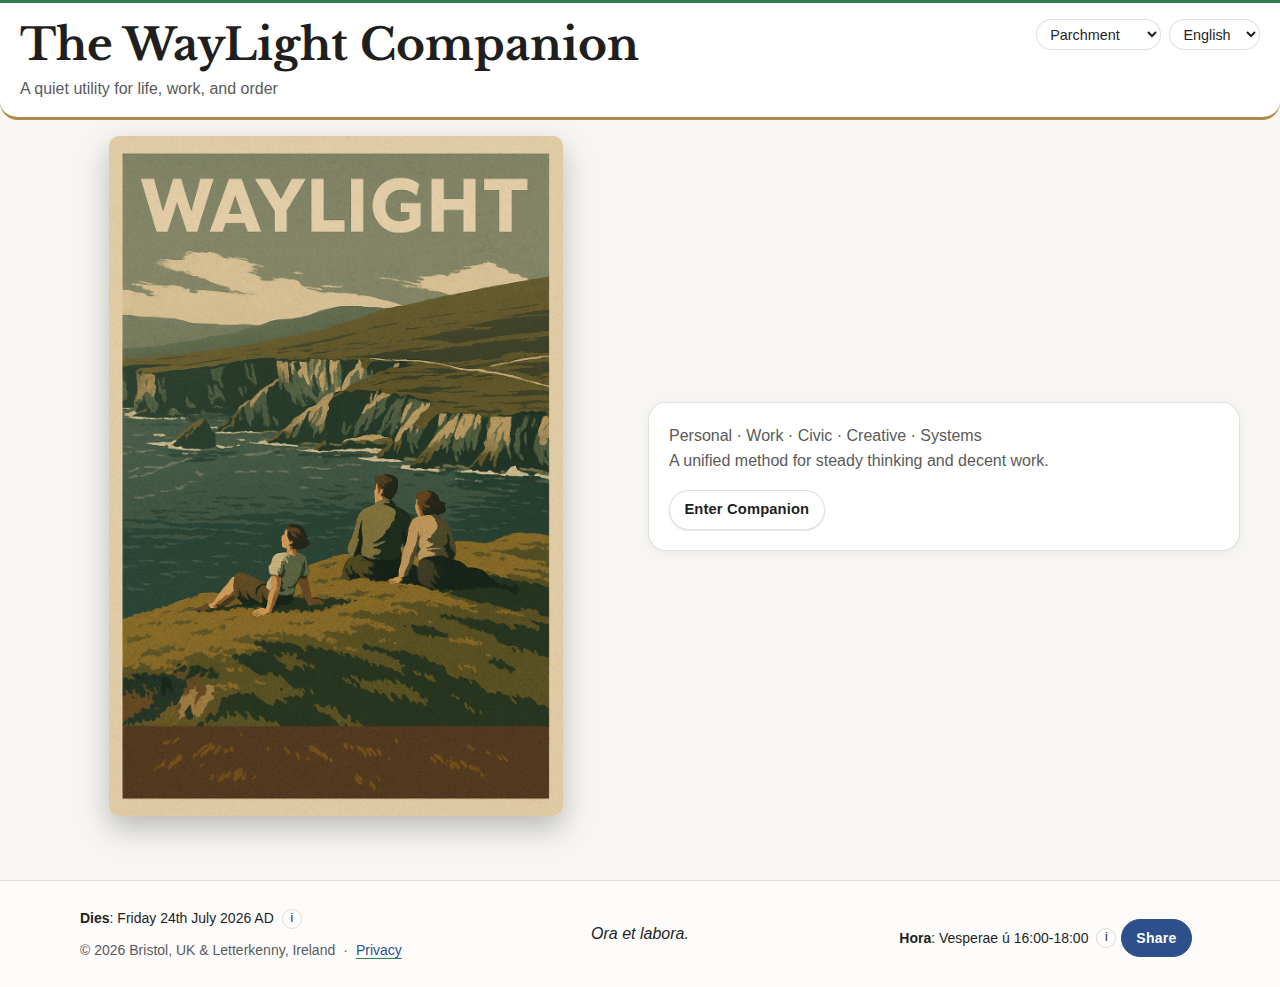
<file: index.html>
<!--JMJ-->
<!--
Ecc 3:1 (Gaeilge): "Tá a thráth féin ag gach rud, agus a am féin ag gach gnó faoin spéir."
Ár nAthair atá ar neamh, go naofar d’ainm...
Sé do bheatha, a Mhuire, atá lán de ghrásta...
-->

<!DOCTYPE html>
<html lang="en">
<head>
  <meta charset="UTF-8" />
  <meta name="viewport" content="width=device-width, initial-scale=1.0" />
  <title>The WayLight Companion</title>
    <link rel="stylesheet" href="assets/css/wl-core.css" />
  <link rel="stylesheet" href="assets/css/site-theme.css" />
  <link rel="stylesheet" href="assets/wlc.css" />

  <!-- Utility-era fonts -->
  <link
    href="https://fonts.googleapis.com/css2?family=Libre+Baskerville:wght@400;700&family=Source+Sans+3:wght@400;600&display=swap"
    rel="stylesheet"
  />
  <link rel="icon" href="assets/img/irish-cross.svg" type="image/svg+xml" />
  <link rel="apple-touch-icon" href="assets/img/irish-cross.svg" />
  <link rel="stylesheet" href="assets/liturgy/liturgy-accent.css">
  <script defer src="assets/liturgy/liturgy-accent.js"></script>
</head>

<body class="waylight-utility" data-theme="parchment">

  <!-- HEADER (matches console header style) -->
  <header class="pt-shell-header pt-home-header">
    <div class="pt-shell-title-block">
      <h1 class="pt-shell-title">The WayLight Companion</h1>
      <p class="pt-shell-subtitle">A quiet utility for life, work, and order</p>
    </div>

    <div class="pt-shell-status" aria-label="Settings">
      <label class="sr-only" for="themeToggle">Theme</label>
      <select id="themeToggle" class="pt-status-pill" aria-label="Theme">
        <option value="atlantic">Atlantic Navy</option>
        <option value="deepsea">Deep Sea</option>
        <option value="seagreen">Sea Green</option>
        <option value="bottle">Bottle Green</option>
        <option value="parchment">Parchment</option>
      </select>

      <label class="sr-only" for="langToggle">Language</label>
      <select id="langToggle" class="pt-status-pill" aria-label="Language">
        <option value="en">English</option>
        <option value="ga">Gaeilge</option>
      </select>
    </div>
  </header>

  <!-- MAIN (fit-to-screen, poster centred, no giant scrolling) -->
  <main class="pt-home-stage" role="main">
    <section class="pt-home-split" aria-label="Welcome">

      <figure class="wl-hero" aria-label="WayLight poster">
        <!-- Put the image here: assets/img/waylight-poster.png -->
        <img class="wl-hero-image" src="assets/images/waylightireland.png" alt="WayLight vintage poster" />
      </figure>

      <section class="pt-home-section">
        <p class="pt-home-lead">
          Personal · Work · Civic · Creative · Systems
          <br />
          A unified method for steady thinking and decent work.
        </p>

        <button id="pt-enter-btn" class="pt-home-enter" type="button">
          Enter Companion
        </button>
      </section>

    </section>
  </main>

  <!-- ACCESS PANEL -->
  <div id="pt-lock" class="pt-lock-overlay hidden" aria-hidden="true">
    <div class="pt-lock-panel" role="dialog" aria-modal="true" aria-labelledby="pt-lock-title">
      <h2 id="pt-lock-title" class="pt-lock-title">Access Required</h2>
      <p class="pt-lock-text">Enter your access code to open the WayLight Companion.</p>

      <form id="pt-lock-form" class="pt-lock-form">
        <label for="pt-pass" class="pt-lock-label">Access code</label>
        <input id="pt-pass" class="pt-lock-input" type="password" autocomplete="off" />

        <p id="pt-lock-error" class="pt-lock-error" aria-live="polite"></p>

        <button type="submit" class="pt-lock-button">Unlock</button>
      </form>

      <p class="pt-lock-note">Private system · Alan Gallagher</p>
    </div>
  </div>

  <!-- FOOTER + CLOCK -->
  

  <script src="assets/wlc.js"></script>
  <script src="assets/js/wl-core.js" defer></script>
<footer class="wl-footer">
  <div class="wl-footer__grid">
    <div class="wl-footer__left">
      <div class="wl-footer__line">
        <span><strong>Dies</strong>: <span data-date></span></span>
        <a class="wl-footer__info" href="https://alanwpgallagher.com/information.html" aria-label="About Dies">i</a>
      </div>
      <div class="wl-footer__meta">
        <span>&copy; <span id="year" data-year></span> Bristol, UK &amp; Letterkenny, Ireland</span>
        <span>&middot;</span>
        <a href="privacy.html">Privacy</a>
      </div>
    </div>
    <div class="wl-footer__center">
      <em>Ora et labora.</em>
    </div>
    <div class="wl-footer__right">
      <div class="wl-footer__line">
        <span><strong>Hora</strong>: <span data-hora></span></span>
        <a class="wl-footer__info" href="https://alanwpgallagher.com/information.html" aria-label="About Hora">i</a>
      </div>
      <div class="wl-footer__actions">
        <button class="wl-footer__share" type="button" data-share>Share</button>
        <span class="wl-footer__hint" data-share-hint aria-live="polite"></span>
      </div>
    </div>
  </div>
</footer>
</body>
</html>
</file>
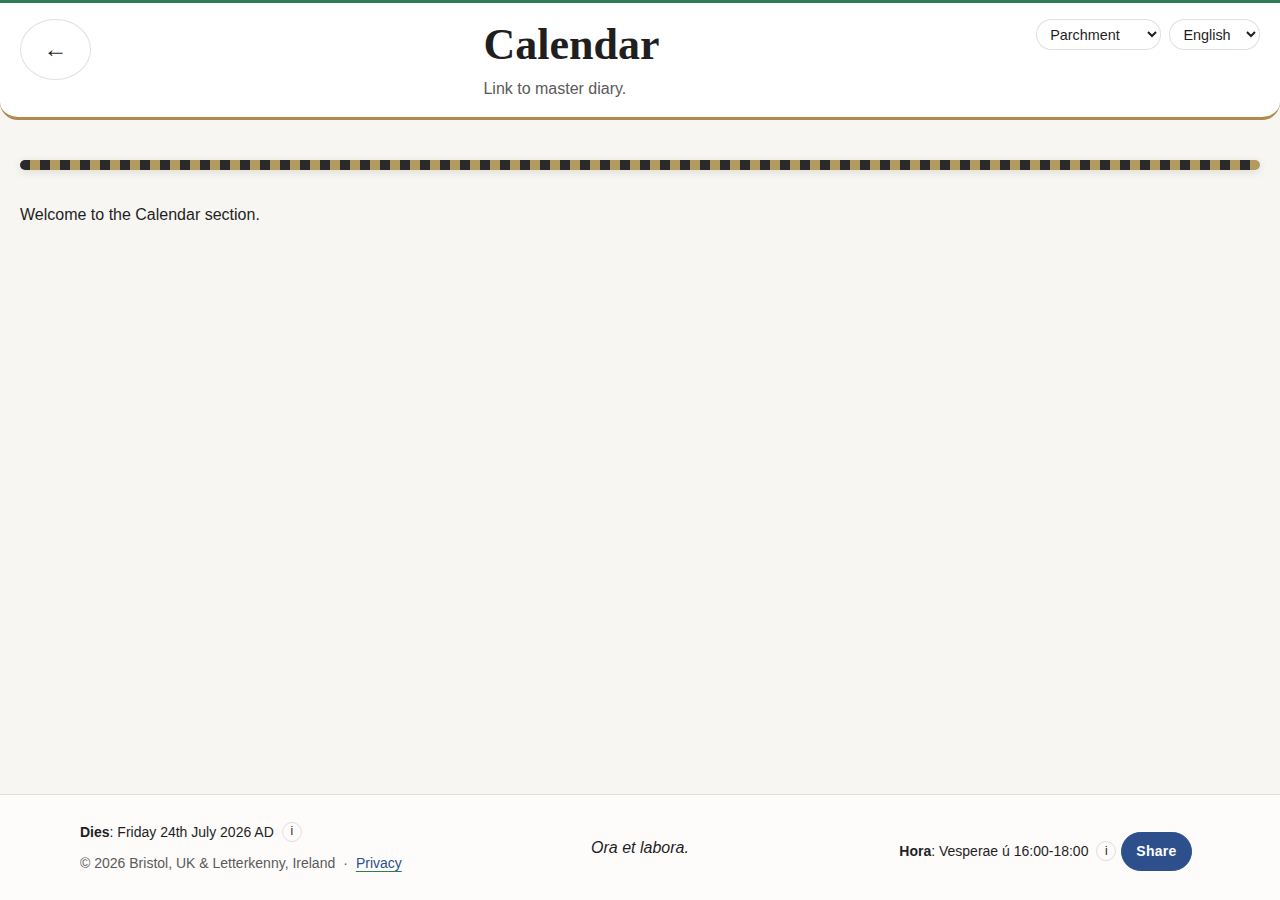
<file: calendar.html>
<!DOCTYPE html>
<html lang="en">
<head>
  <meta charset="UTF-8" />
  <meta name="viewport" content="width=device-width, initial-scale=1.0" />
  <title>Calendar · WayLight Companion</title>
    <link rel="stylesheet" href="assets/css/wl-core.css" />
  <link rel="stylesheet" href="assets/css/site-theme.css" />
  <link rel="stylesheet" href="assets/wlc.css" />
  <link rel="icon" href="assets/img/irish-cross.svg" type="image/svg+xml" />
  <link rel="apple-touch-icon" href="assets/img/irish-cross.svg" />
  <link rel="stylesheet" href="assets/liturgy/liturgy-accent.css">
  <script defer src="assets/liturgy/liturgy-accent.js"></script>
</head>
<body class="pt-console-shell wl-sticky-shell" data-theme="parchment">
  <div class="pt-shell">
    <header class="pt-shell-header">
      <button class="pt-back-btn" onclick="window.location.href='waylight.html'" aria-label="Back to WayLight" style="margin-right:1rem;min-width:44px;min-height:44px;font-size:1.5rem;border-radius:50%;border:1px solid var(--rule);background:#fff;color:var(--ink);cursor:pointer;">←</button>
      <div class="pt-shell-title-block">
        <h1 class="pt-shell-title">Calendar</h1>
        <p class="pt-shell-subtitle">Link to master diary.</p>
      </div>
      <div class="pt-shell-status" aria-label="Settings">
        <label class="sr-only" for="themeToggle">Theme</label>
        <select id="themeToggle" class="pt-status-pill" aria-label="Theme">
          <option value="atlantic">Atlantic Navy</option>
          <option value="deepsea">Deep Sea</option>
          <option value="seagreen">Sea Green</option>
          <option value="bottle">Bottle Green</option>
          <option value="parchment">Parchment</option>
        </select>
        <label class="sr-only" for="langToggle">Language</label>
        <select id="langToggle" class="pt-status-pill" aria-label="Language">
          <option value="en">English</option>
          <option value="ga">Gaeilge</option>
        </select>
      </div>
    </header>
    <main class="pt-shell-main">
      <div class="pt-bakelite-divider" style="margin-bottom:2rem;"></div>
      <section>
        <p>Welcome to the Calendar section.</p>
      </section>
    </main>
    
  </div>
  <script src="assets/wlc.js"></script>
  <script src="assets/js/wl-core.js" defer></script>
<footer class="wl-footer">
  <div class="wl-footer__grid">
    <div class="wl-footer__left">
      <div class="wl-footer__line">
        <span><strong>Dies</strong>: <span data-date></span></span>
        <a class="wl-footer__info" href="https://alanwpgallagher.com/information.html" aria-label="About Dies">i</a>
      </div>
      <div class="wl-footer__meta">
        <span>&copy; <span id="year" data-year></span> Bristol, UK &amp; Letterkenny, Ireland</span>
        <span>&middot;</span>
        <a href="privacy.html">Privacy</a>
      </div>
    </div>
    <div class="wl-footer__center">
      <em>Ora et labora.</em>
    </div>
    <div class="wl-footer__right">
      <div class="wl-footer__line">
        <span><strong>Hora</strong>: <span data-hora></span></span>
        <a class="wl-footer__info" href="https://alanwpgallagher.com/information.html" aria-label="About Hora">i</a>
      </div>
      <div class="wl-footer__actions">
        <button class="wl-footer__share" type="button" data-share>Share</button>
        <span class="wl-footer__hint" data-share-hint aria-live="polite"></span>
      </div>
    </div>
  </div>
</footer>
</body>
</html>
</file>
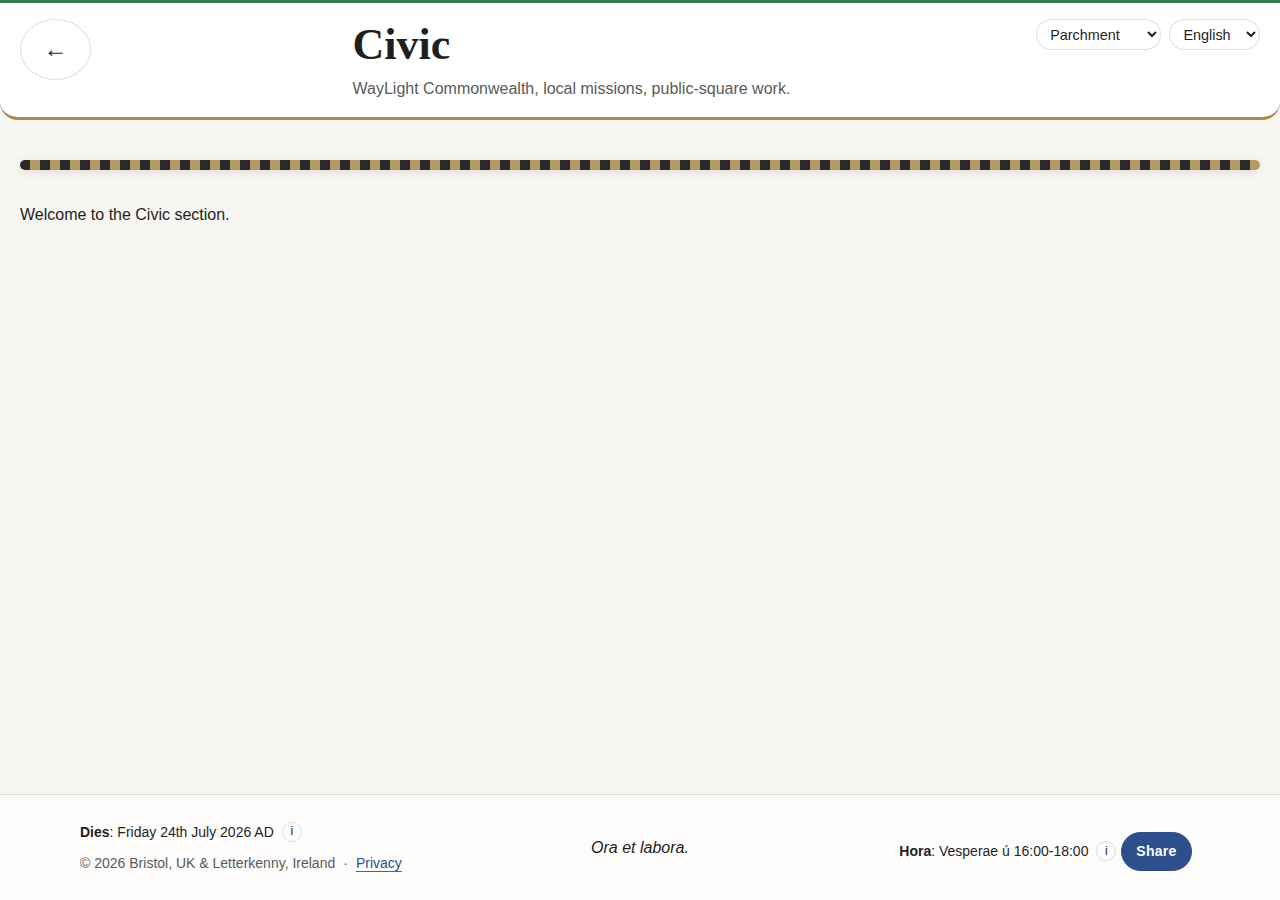
<file: civic.html>
<!DOCTYPE html>
<html lang="en">
<head>
  <meta charset="UTF-8" />
  <meta name="viewport" content="width=device-width, initial-scale=1.0" />
  <title>Civic · WayLight Companion</title>
    <link rel="stylesheet" href="assets/css/wl-core.css" />
  <link rel="stylesheet" href="assets/css/site-theme.css" />
  <link rel="stylesheet" href="assets/wlc.css" />
  <link rel="icon" href="assets/img/irish-cross.svg" type="image/svg+xml" />
  <link rel="apple-touch-icon" href="assets/img/irish-cross.svg" />
  <link rel="stylesheet" href="assets/liturgy/liturgy-accent.css">
  <script defer src="assets/liturgy/liturgy-accent.js"></script>
</head>
<body class="pt-console-shell wl-sticky-shell" data-theme="parchment">
  <div class="pt-shell">
    <header class="pt-shell-header">
      <button class="pt-back-btn" onclick="window.location.href='waylight.html'" aria-label="Back to WayLight" style="margin-right:1rem;min-width:44px;min-height:44px;font-size:1.5rem;border-radius:50%;border:1px solid var(--rule);background:#fff;color:var(--ink);cursor:pointer;">←</button>
      <div class="pt-shell-title-block">
        <h1 class="pt-shell-title">Civic</h1>
        <p class="pt-shell-subtitle">WayLight Commonwealth, local missions, public-square work.</p>
      </div>
      <div class="pt-shell-status" aria-label="Settings">
        <label class="sr-only" for="themeToggle">Theme</label>
        <select id="themeToggle" class="pt-status-pill" aria-label="Theme">
          <option value="atlantic">Atlantic Navy</option>
          <option value="deepsea">Deep Sea</option>
          <option value="seagreen">Sea Green</option>
          <option value="bottle">Bottle Green</option>
          <option value="parchment">Parchment</option>
        </select>
        <label class="sr-only" for="langToggle">Language</label>
        <select id="langToggle" class="pt-status-pill" aria-label="Language">
          <option value="en">English</option>
          <option value="ga">Gaeilge</option>
        </select>
      </div>
    </header>
    <main class="pt-shell-main">
      <div class="pt-bakelite-divider" style="margin-bottom:2rem;"></div>
      <section>
        <p>Welcome to the Civic section.</p>
      </section>
    </main>
    
  </div>
  <script src="assets/wlc.js"></script>
  <script src="assets/js/wl-core.js" defer></script>
<footer class="wl-footer">
  <div class="wl-footer__grid">
    <div class="wl-footer__left">
      <div class="wl-footer__line">
        <span><strong>Dies</strong>: <span data-date></span></span>
        <a class="wl-footer__info" href="https://alanwpgallagher.com/information.html" aria-label="About Dies">i</a>
      </div>
      <div class="wl-footer__meta">
        <span>&copy; <span id="year" data-year></span> Bristol, UK &amp; Letterkenny, Ireland</span>
        <span>&middot;</span>
        <a href="privacy.html">Privacy</a>
      </div>
    </div>
    <div class="wl-footer__center">
      <em>Ora et labora.</em>
    </div>
    <div class="wl-footer__right">
      <div class="wl-footer__line">
        <span><strong>Hora</strong>: <span data-hora></span></span>
        <a class="wl-footer__info" href="https://alanwpgallagher.com/information.html" aria-label="About Hora">i</a>
      </div>
      <div class="wl-footer__actions">
        <button class="wl-footer__share" type="button" data-share>Share</button>
        <span class="wl-footer__hint" data-share-hint aria-live="polite"></span>
      </div>
    </div>
  </div>
</footer>
</body>
</html>
</file>
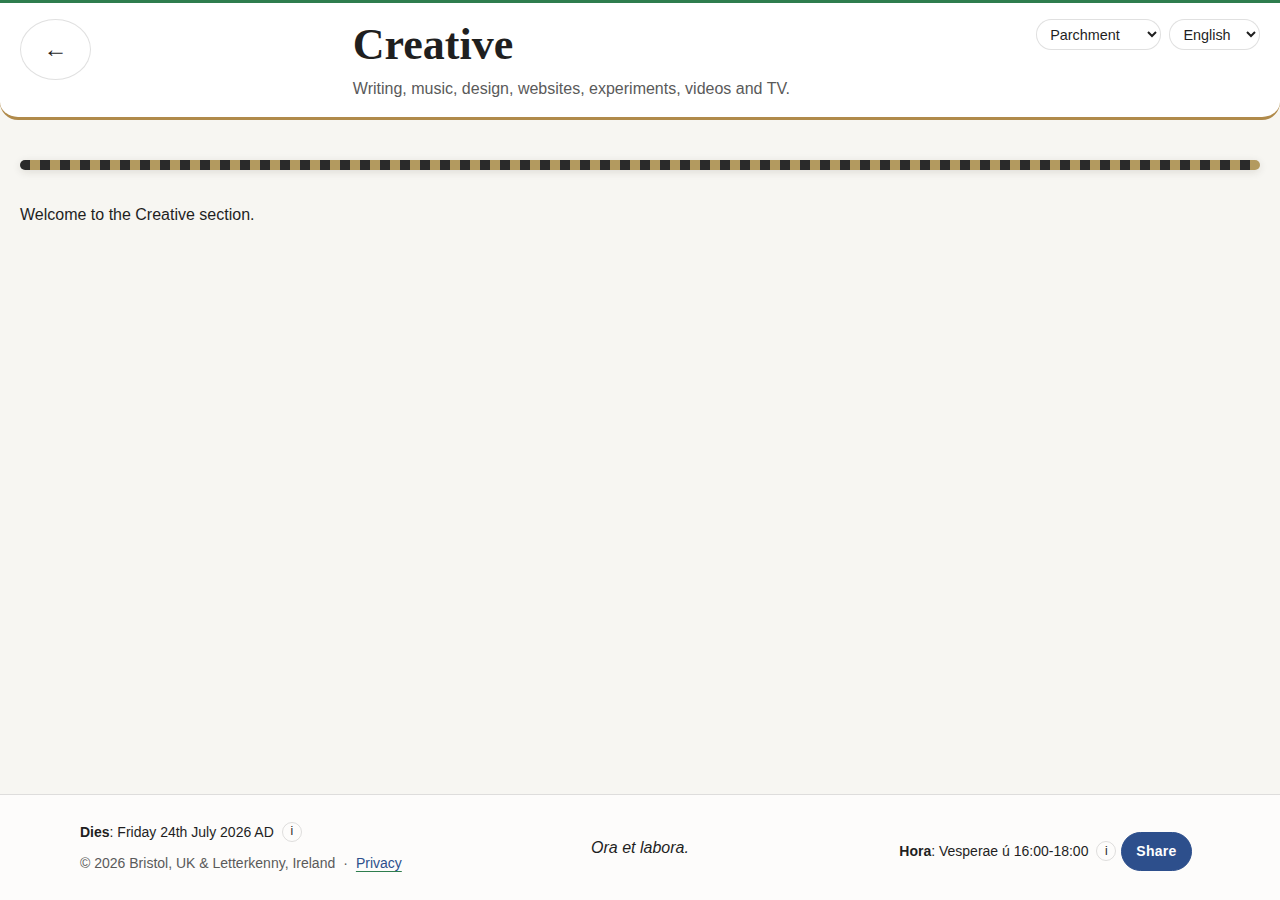
<file: creative.html>
<!DOCTYPE html>
<html lang="en">
<head>
  <meta charset="UTF-8" />
  <meta name="viewport" content="width=device-width, initial-scale=1.0" />
  <title>Creative · WayLight Companion</title>
    <link rel="stylesheet" href="assets/css/wl-core.css" />
  <link rel="stylesheet" href="assets/css/site-theme.css" />
  <link rel="stylesheet" href="assets/wlc.css" />
  <link rel="icon" href="assets/img/irish-cross.svg" type="image/svg+xml" />
  <link rel="apple-touch-icon" href="assets/img/irish-cross.svg" />
  <link rel="stylesheet" href="assets/liturgy/liturgy-accent.css">
  <script defer src="assets/liturgy/liturgy-accent.js"></script>
</head>
<body class="pt-console-shell wl-sticky-shell" data-theme="parchment">
  <div class="pt-shell">
    <header class="pt-shell-header">
      <button class="pt-back-btn" onclick="window.location.href='waylight.html'" aria-label="Back to WayLight" style="margin-right:1rem;min-width:44px;min-height:44px;font-size:1.5rem;border-radius:50%;border:1px solid var(--rule);background:#fff;color:var(--ink);cursor:pointer;">←</button>
      <div class="pt-shell-title-block">
        <h1 class="pt-shell-title">Creative</h1>
        <p class="pt-shell-subtitle">Writing, music, design, websites, experiments, videos and TV.</p>
      </div>
      <div class="pt-shell-status" aria-label="Settings">
        <label class="sr-only" for="themeToggle">Theme</label>
        <select id="themeToggle" class="pt-status-pill" aria-label="Theme">
          <option value="atlantic">Atlantic Navy</option>
          <option value="deepsea">Deep Sea</option>
          <option value="seagreen">Sea Green</option>
          <option value="bottle">Bottle Green</option>
          <option value="parchment">Parchment</option>
        </select>
        <label class="sr-only" for="langToggle">Language</label>
        <select id="langToggle" class="pt-status-pill" aria-label="Language">
          <option value="en">English</option>
          <option value="ga">Gaeilge</option>
        </select>
      </div>
    </header>
    <main class="pt-shell-main">
      <div class="pt-bakelite-divider" style="margin-bottom:2rem;"></div>
      <section>
        <p>Welcome to the Creative section.</p>
      </section>
    </main>
    
  </div>
  <script src="assets/wlc.js"></script>
  <script src="assets/js/wl-core.js" defer></script>
<footer class="wl-footer">
  <div class="wl-footer__grid">
    <div class="wl-footer__left">
      <div class="wl-footer__line">
        <span><strong>Dies</strong>: <span data-date></span></span>
        <a class="wl-footer__info" href="https://alanwpgallagher.com/information.html" aria-label="About Dies">i</a>
      </div>
      <div class="wl-footer__meta">
        <span>&copy; <span id="year" data-year></span> Bristol, UK &amp; Letterkenny, Ireland</span>
        <span>&middot;</span>
        <a href="privacy.html">Privacy</a>
      </div>
    </div>
    <div class="wl-footer__center">
      <em>Ora et labora.</em>
    </div>
    <div class="wl-footer__right">
      <div class="wl-footer__line">
        <span><strong>Hora</strong>: <span data-hora></span></span>
        <a class="wl-footer__info" href="https://alanwpgallagher.com/information.html" aria-label="About Hora">i</a>
      </div>
      <div class="wl-footer__actions">
        <button class="wl-footer__share" type="button" data-share>Share</button>
        <span class="wl-footer__hint" data-share-hint aria-live="polite"></span>
      </div>
    </div>
  </div>
</footer>
</body>
</html>
</file>
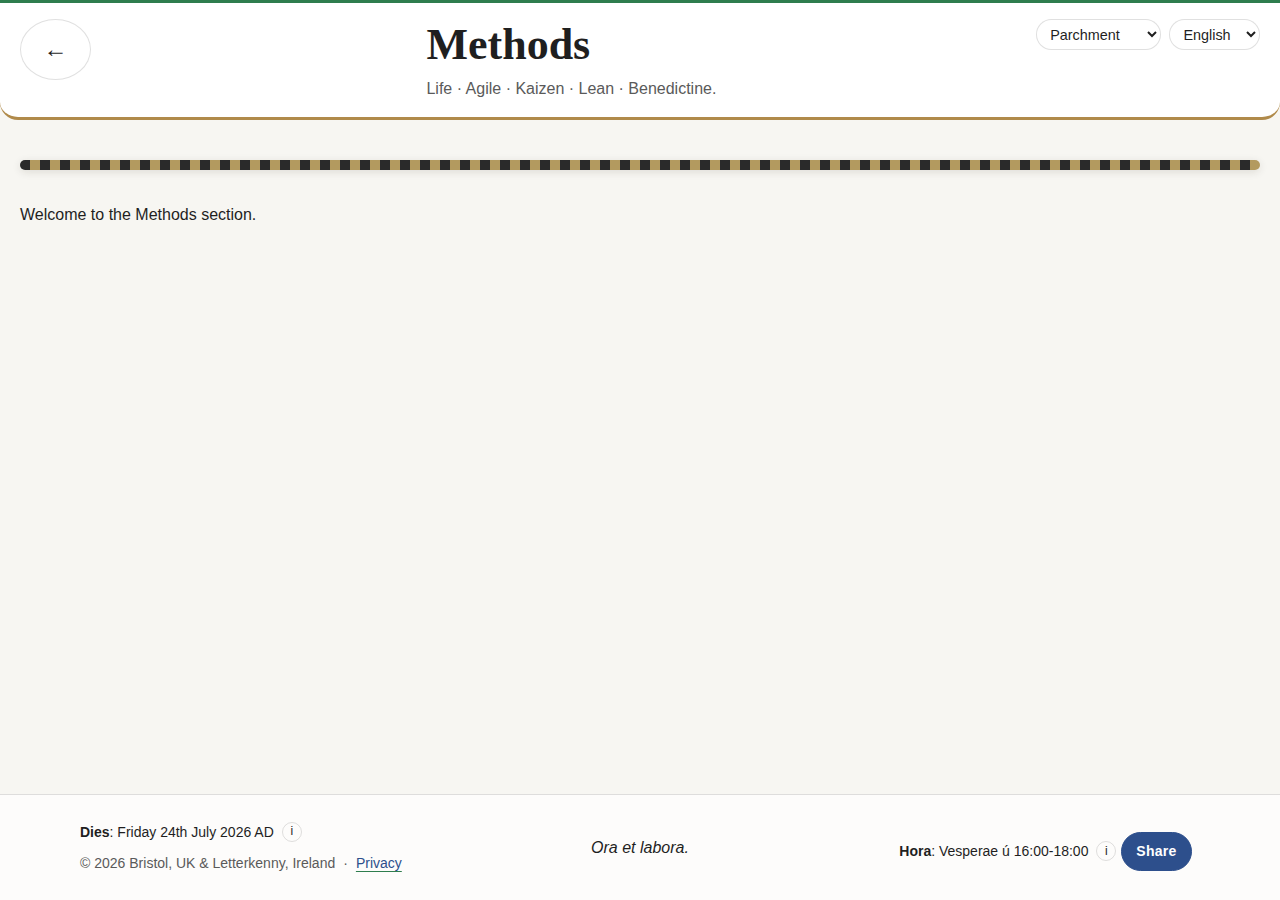
<file: methods.html>
<!DOCTYPE html>
<html lang="en">
<head>
  <meta charset="UTF-8" />
  <meta name="viewport" content="width=device-width, initial-scale=1.0" />
  <title>Methods · WayLight Companion</title>
    <link rel="stylesheet" href="assets/css/wl-core.css" />
  <link rel="stylesheet" href="assets/css/site-theme.css" />
  <link rel="stylesheet" href="assets/wlc.css" />
  <link rel="icon" href="assets/img/irish-cross.svg" type="image/svg+xml" />
  <link rel="apple-touch-icon" href="assets/img/irish-cross.svg" />
  <link rel="stylesheet" href="assets/liturgy/liturgy-accent.css">
  <script defer src="assets/liturgy/liturgy-accent.js"></script>
</head>
<body class="pt-console-shell wl-sticky-shell" data-theme="parchment">
  <div class="pt-shell">
    <header class="pt-shell-header">
      <button class="pt-back-btn" onclick="window.location.href='waylight.html'" aria-label="Back to WayLight" style="margin-right:1rem;min-width:44px;min-height:44px;font-size:1.5rem;border-radius:50%;border:1px solid var(--rule);background:#fff;color:var(--ink);cursor:pointer;">←</button>
      <div class="pt-shell-title-block">
        <h1 class="pt-shell-title">Methods</h1>
        <p class="pt-shell-subtitle">Life · Agile · Kaizen · Lean · Benedictine.</p>
      </div>
      <div class="pt-shell-status" aria-label="Settings">
        <label class="sr-only" for="themeToggle">Theme</label>
        <select id="themeToggle" class="pt-status-pill" aria-label="Theme">
          <option value="atlantic">Atlantic Navy</option>
          <option value="deepsea">Deep Sea</option>
          <option value="seagreen">Sea Green</option>
          <option value="bottle">Bottle Green</option>
          <option value="parchment">Parchment</option>
        </select>
        <label class="sr-only" for="langToggle">Language</label>
        <select id="langToggle" class="pt-status-pill" aria-label="Language">
          <option value="en">English</option>
          <option value="ga">Gaeilge</option>
        </select>
      </div>
    </header>
    <main class="pt-shell-main">
      <div class="pt-bakelite-divider" style="margin-bottom:2rem;"></div>
      <section>
        <p>Welcome to the Methods section.</p>
      </section>
    </main>
    
  </div>
  <script src="assets/wlc.js"></script>
  <script src="assets/js/wl-core.js" defer></script>
<footer class="wl-footer">
  <div class="wl-footer__grid">
    <div class="wl-footer__left">
      <div class="wl-footer__line">
        <span><strong>Dies</strong>: <span data-date></span></span>
        <a class="wl-footer__info" href="https://alanwpgallagher.com/information.html" aria-label="About Dies">i</a>
      </div>
      <div class="wl-footer__meta">
        <span>&copy; <span id="year" data-year></span> Bristol, UK &amp; Letterkenny, Ireland</span>
        <span>&middot;</span>
        <a href="privacy.html">Privacy</a>
      </div>
    </div>
    <div class="wl-footer__center">
      <em>Ora et labora.</em>
    </div>
    <div class="wl-footer__right">
      <div class="wl-footer__line">
        <span><strong>Hora</strong>: <span data-hora></span></span>
        <a class="wl-footer__info" href="https://alanwpgallagher.com/information.html" aria-label="About Hora">i</a>
      </div>
      <div class="wl-footer__actions">
        <button class="wl-footer__share" type="button" data-share>Share</button>
        <span class="wl-footer__hint" data-share-hint aria-live="polite"></span>
      </div>
    </div>
  </div>
</footer>
</body>
</html>
</file>
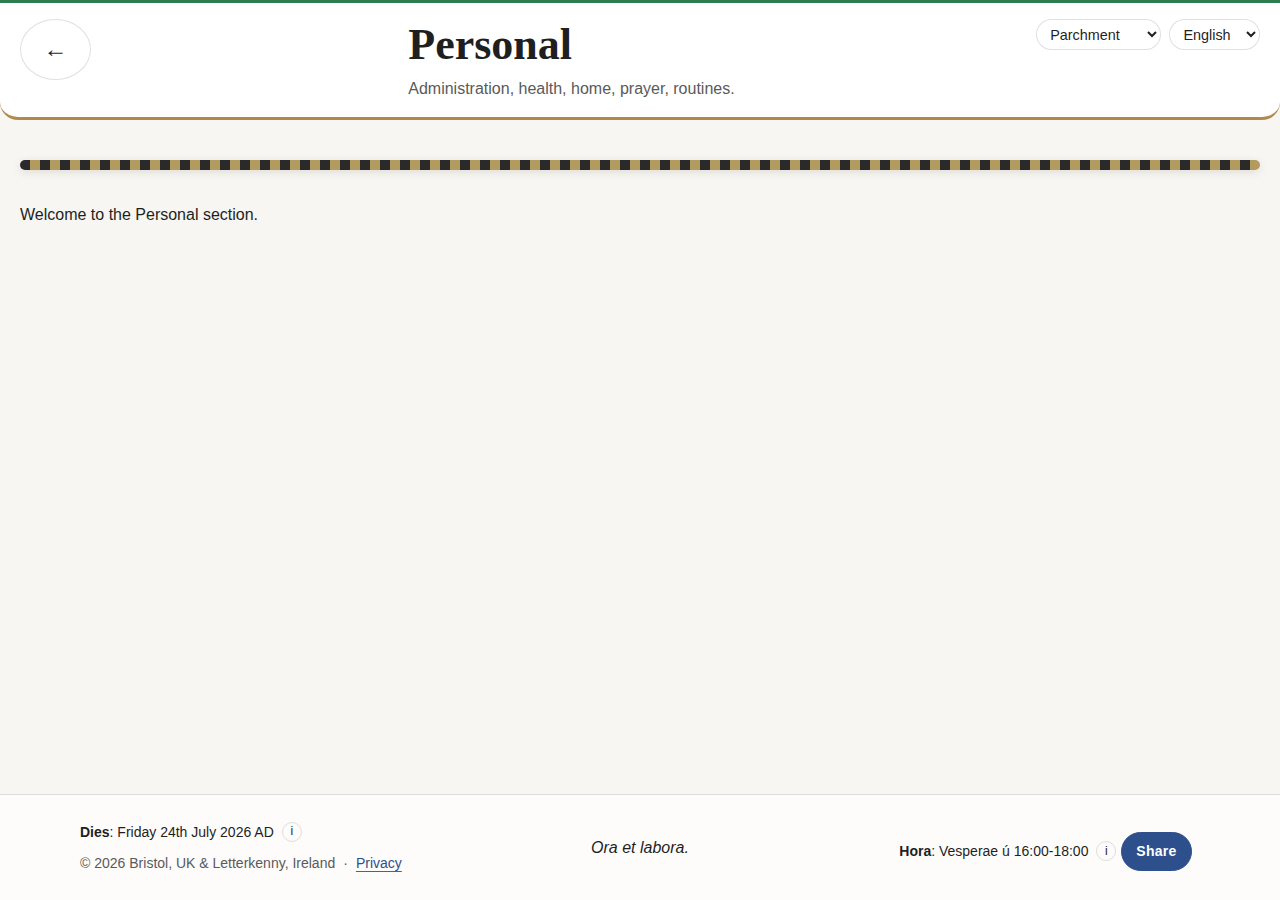
<file: personal.html>
<!DOCTYPE html>
<html lang="en">
<head>
  <meta charset="UTF-8" />
  <meta name="viewport" content="width=device-width, initial-scale=1.0" />
  <title>Personal · WayLight Companion</title>
    <link rel="stylesheet" href="assets/css/wl-core.css" />
  <link rel="stylesheet" href="assets/css/site-theme.css" />
  <link rel="stylesheet" href="assets/wlc.css" />
  <link rel="icon" href="assets/img/irish-cross.svg" type="image/svg+xml" />
  <link rel="apple-touch-icon" href="assets/img/irish-cross.svg" />
  <link rel="stylesheet" href="assets/liturgy/liturgy-accent.css">
  <script defer src="assets/liturgy/liturgy-accent.js"></script>
</head>
<body class="pt-console-shell wl-sticky-shell" data-theme="parchment">
  <div class="pt-shell">
    <header class="pt-shell-header">
      <button class="pt-back-btn" onclick="window.location.href='waylight.html'" aria-label="Back to WayLight" style="margin-right:1rem;min-width:44px;min-height:44px;font-size:1.5rem;border-radius:50%;border:1px solid var(--rule);background:#fff;color:var(--ink);cursor:pointer;">←</button>
      <div class="pt-shell-title-block">
        <h1 class="pt-shell-title">Personal</h1>
        <p class="pt-shell-subtitle">Administration, health, home, prayer, routines.</p>
      </div>
      <div class="pt-shell-status" aria-label="Settings">
        <label class="sr-only" for="themeToggle">Theme</label>
        <select id="themeToggle" class="pt-status-pill" aria-label="Theme">
          <option value="atlantic">Atlantic Navy</option>
          <option value="deepsea">Deep Sea</option>
          <option value="seagreen">Sea Green</option>
          <option value="bottle">Bottle Green</option>
          <option value="parchment">Parchment</option>
        </select>
        <label class="sr-only" for="langToggle">Language</label>
        <select id="langToggle" class="pt-status-pill" aria-label="Language">
          <option value="en">English</option>
          <option value="ga">Gaeilge</option>
        </select>
      </div>
    </header>
    <main class="pt-shell-main">
      <div class="pt-bakelite-divider" style="margin-bottom:2rem;"></div>
      <section>
        <p>Welcome to the Personal section.</p>
      </section>
    </main>
    
  </div>
  <script src="assets/wlc.js"></script>
  <script src="assets/js/wl-core.js" defer></script>
<footer class="wl-footer">
  <div class="wl-footer__grid">
    <div class="wl-footer__left">
      <div class="wl-footer__line">
        <span><strong>Dies</strong>: <span data-date></span></span>
        <a class="wl-footer__info" href="https://alanwpgallagher.com/information.html" aria-label="About Dies">i</a>
      </div>
      <div class="wl-footer__meta">
        <span>&copy; <span id="year" data-year></span> Bristol, UK &amp; Letterkenny, Ireland</span>
        <span>&middot;</span>
        <a href="privacy.html">Privacy</a>
      </div>
    </div>
    <div class="wl-footer__center">
      <em>Ora et labora.</em>
    </div>
    <div class="wl-footer__right">
      <div class="wl-footer__line">
        <span><strong>Hora</strong>: <span data-hora></span></span>
        <a class="wl-footer__info" href="https://alanwpgallagher.com/information.html" aria-label="About Hora">i</a>
      </div>
      <div class="wl-footer__actions">
        <button class="wl-footer__share" type="button" data-share>Share</button>
        <span class="wl-footer__hint" data-share-hint aria-live="polite"></span>
      </div>
    </div>
  </div>
</footer>
</body>
</html>
</file>
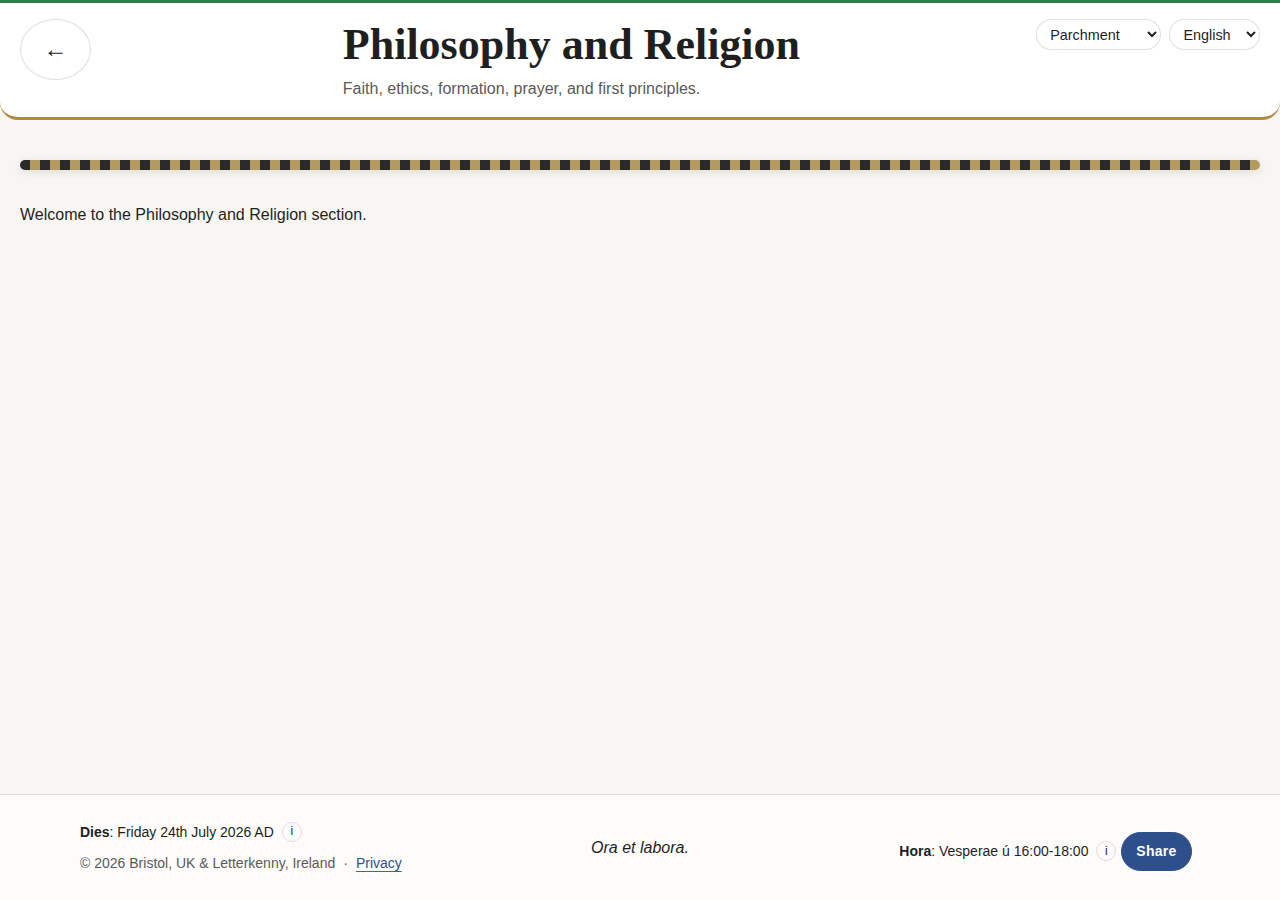
<file: philosophy.html>
<!DOCTYPE html>
<html lang="en">
<head>
  <meta charset="UTF-8" />
  <meta name="viewport" content="width=device-width, initial-scale=1.0" />
  <title>Philosophy and Religion · WayLight Companion</title>
    <link rel="stylesheet" href="assets/css/wl-core.css" />
  <link rel="stylesheet" href="assets/css/site-theme.css" />
  <link rel="stylesheet" href="assets/wlc.css" />
  <link rel="icon" href="assets/img/irish-cross.svg" type="image/svg+xml" />
  <link rel="apple-touch-icon" href="assets/img/irish-cross.svg" />
  <link rel="stylesheet" href="assets/liturgy/liturgy-accent.css">
  <script defer src="assets/liturgy/liturgy-accent.js"></script>
</head>
<body class="pt-console-shell wl-sticky-shell" data-theme="parchment">
  <div class="pt-shell">
    <header class="pt-shell-header">
      <button class="pt-back-btn" onclick="window.location.href='waylight.html'" aria-label="Back to WayLight" style="margin-right:1rem;min-width:44px;min-height:44px;font-size:1.5rem;border-radius:50%;border:1px solid var(--rule);background:#fff;color:var(--ink);cursor:pointer;">←</button>
      <div class="pt-shell-title-block">
        <h1 class="pt-shell-title">Philosophy and Religion</h1>
        <p class="pt-shell-subtitle">Faith, ethics, formation, prayer, and first principles.</p>
      </div>
      <div class="pt-shell-status" aria-label="Settings">
        <label class="sr-only" for="themeToggle">Theme</label>
        <select id="themeToggle" class="pt-status-pill" aria-label="Theme">
          <option value="atlantic">Atlantic Navy</option>
          <option value="deepsea">Deep Sea</option>
          <option value="seagreen">Sea Green</option>
          <option value="bottle">Bottle Green</option>
          <option value="parchment">Parchment</option>
        </select>
        <label class="sr-only" for="langToggle">Language</label>
        <select id="langToggle" class="pt-status-pill" aria-label="Language">
          <option value="en">English</option>
          <option value="ga">Gaeilge</option>
        </select>
      </div>
    </header>
    <main class="pt-shell-main">
      <div class="pt-bakelite-divider" style="margin-bottom:2rem;"></div>
      <section>
        <p>Welcome to the Philosophy and Religion section.</p>
      </section>
    </main>
    
  </div>
  <script src="assets/wlc.js"></script>
  <script src="assets/js/wl-core.js" defer></script>
<footer class="wl-footer">
  <div class="wl-footer__grid">
    <div class="wl-footer__left">
      <div class="wl-footer__line">
        <span><strong>Dies</strong>: <span data-date></span></span>
        <a class="wl-footer__info" href="https://alanwpgallagher.com/information.html" aria-label="About Dies">i</a>
      </div>
      <div class="wl-footer__meta">
        <span>&copy; <span id="year" data-year></span> Bristol, UK &amp; Letterkenny, Ireland</span>
        <span>&middot;</span>
        <a href="privacy.html">Privacy</a>
      </div>
    </div>
    <div class="wl-footer__center">
      <em>Ora et labora.</em>
    </div>
    <div class="wl-footer__right">
      <div class="wl-footer__line">
        <span><strong>Hora</strong>: <span data-hora></span></span>
        <a class="wl-footer__info" href="https://alanwpgallagher.com/information.html" aria-label="About Hora">i</a>
      </div>
      <div class="wl-footer__actions">
        <button class="wl-footer__share" type="button" data-share>Share</button>
        <span class="wl-footer__hint" data-share-hint aria-live="polite"></span>
      </div>
    </div>
  </div>
</footer>
</body>
</html>
</file>
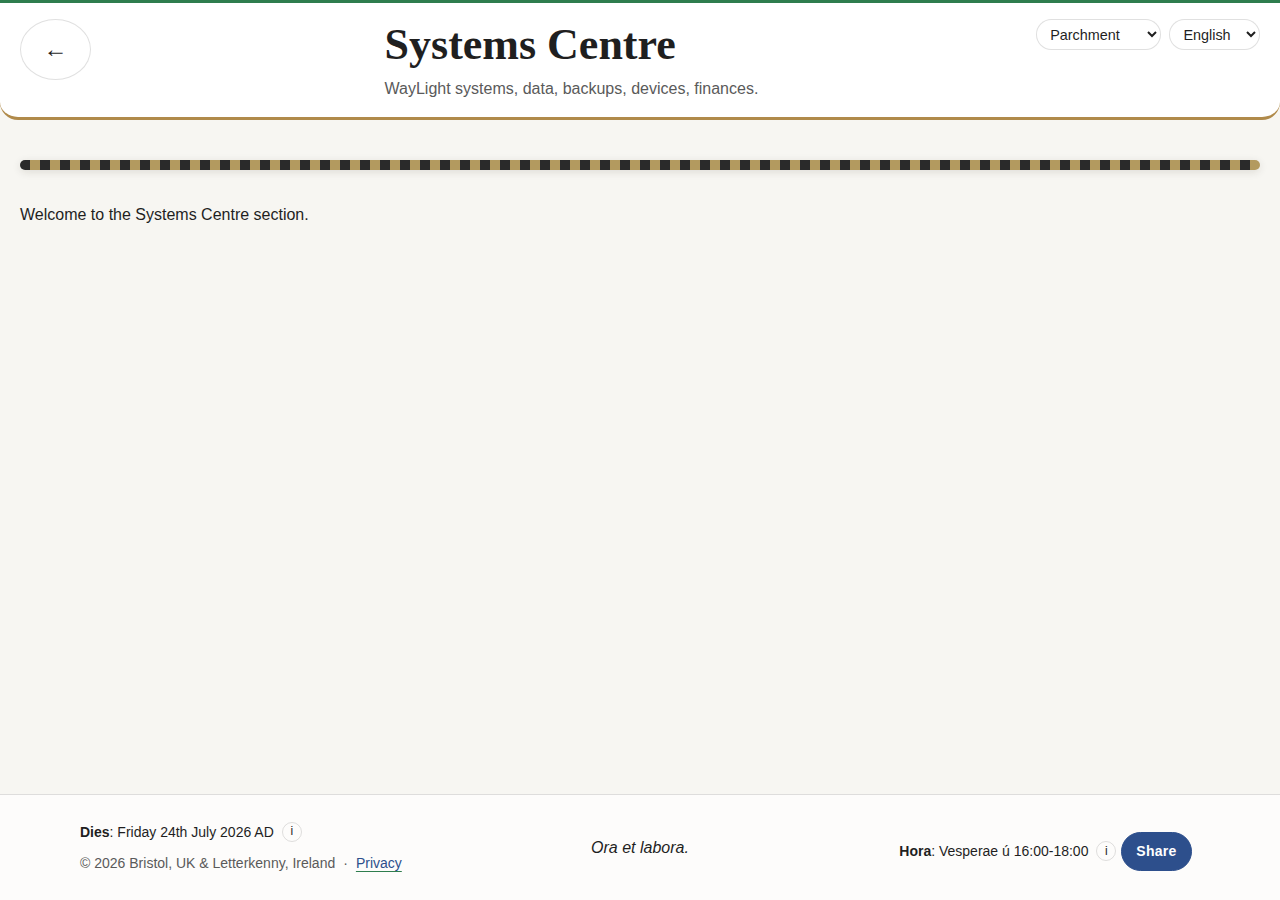
<file: systems.html>
<!DOCTYPE html>
<html lang="en">
<head>
  <meta charset="UTF-8" />
  <meta name="viewport" content="width=device-width, initial-scale=1.0" />
  <title>Systems Centre · WayLight Companion</title>
    <link rel="stylesheet" href="assets/css/wl-core.css" />
  <link rel="stylesheet" href="assets/css/site-theme.css" />
  <link rel="stylesheet" href="assets/wlc.css" />
  <link rel="icon" href="assets/img/irish-cross.svg" type="image/svg+xml" />
  <link rel="apple-touch-icon" href="assets/img/irish-cross.svg" />
  <link rel="stylesheet" href="assets/liturgy/liturgy-accent.css">
  <script defer src="assets/liturgy/liturgy-accent.js"></script>
</head>
<body class="pt-console-shell wl-sticky-shell" data-theme="parchment">
  <div class="pt-shell">
    <header class="pt-shell-header">
      <button class="pt-back-btn" onclick="window.location.href='waylight.html'" aria-label="Back to WayLight" style="margin-right:1rem;min-width:44px;min-height:44px;font-size:1.5rem;border-radius:50%;border:1px solid var(--rule);background:#fff;color:var(--ink);cursor:pointer;">←</button>
      <div class="pt-shell-title-block">
        <h1 class="pt-shell-title">Systems Centre</h1>
        <p class="pt-shell-subtitle">WayLight systems, data, backups, devices, finances.</p>
      </div>
      <div class="pt-shell-status" aria-label="Settings">
        <label class="sr-only" for="themeToggle">Theme</label>
        <select id="themeToggle" class="pt-status-pill" aria-label="Theme">
          <option value="atlantic">Atlantic Navy</option>
          <option value="deepsea">Deep Sea</option>
          <option value="seagreen">Sea Green</option>
          <option value="bottle">Bottle Green</option>
          <option value="parchment">Parchment</option>
        </select>
        <label class="sr-only" for="langToggle">Language</label>
        <select id="langToggle" class="pt-status-pill" aria-label="Language">
          <option value="en">English</option>
          <option value="ga">Gaeilge</option>
        </select>
      </div>
    </header>
    <main class="pt-shell-main">
      <div class="pt-bakelite-divider" style="margin-bottom:2rem;"></div>
      <section>
        <p>Welcome to the Systems Centre section.</p>
      </section>
    </main>
    
  </div>
  <script src="assets/wlc.js"></script>
  <script src="assets/js/wl-core.js" defer></script>
<footer class="wl-footer">
  <div class="wl-footer__grid">
    <div class="wl-footer__left">
      <div class="wl-footer__line">
        <span><strong>Dies</strong>: <span data-date></span></span>
        <a class="wl-footer__info" href="https://alanwpgallagher.com/information.html" aria-label="About Dies">i</a>
      </div>
      <div class="wl-footer__meta">
        <span>&copy; <span id="year" data-year></span> Bristol, UK &amp; Letterkenny, Ireland</span>
        <span>&middot;</span>
        <a href="privacy.html">Privacy</a>
      </div>
    </div>
    <div class="wl-footer__center">
      <em>Ora et labora.</em>
    </div>
    <div class="wl-footer__right">
      <div class="wl-footer__line">
        <span><strong>Hora</strong>: <span data-hora></span></span>
        <a class="wl-footer__info" href="https://alanwpgallagher.com/information.html" aria-label="About Hora">i</a>
      </div>
      <div class="wl-footer__actions">
        <button class="wl-footer__share" type="button" data-share>Share</button>
        <span class="wl-footer__hint" data-share-hint aria-live="polite"></span>
      </div>
    </div>
  </div>
</footer>
</body>
</html>
</file>
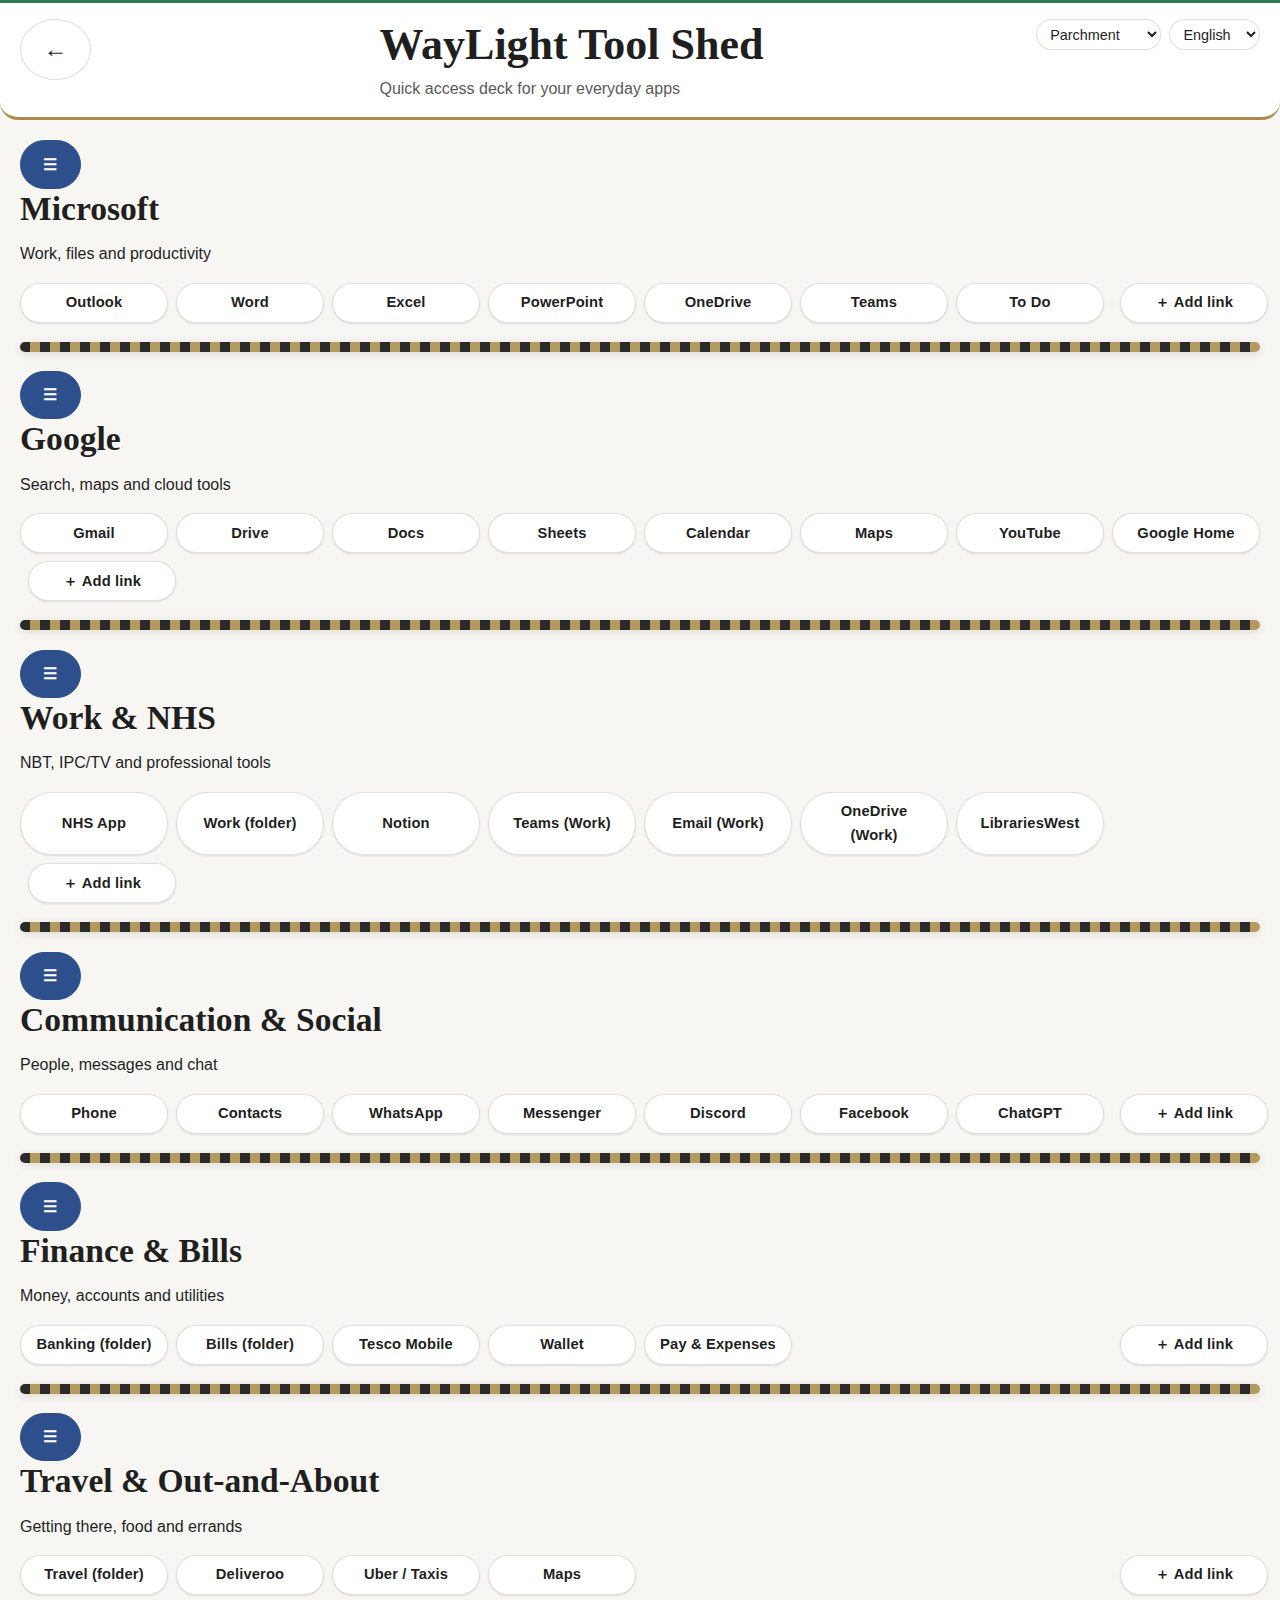
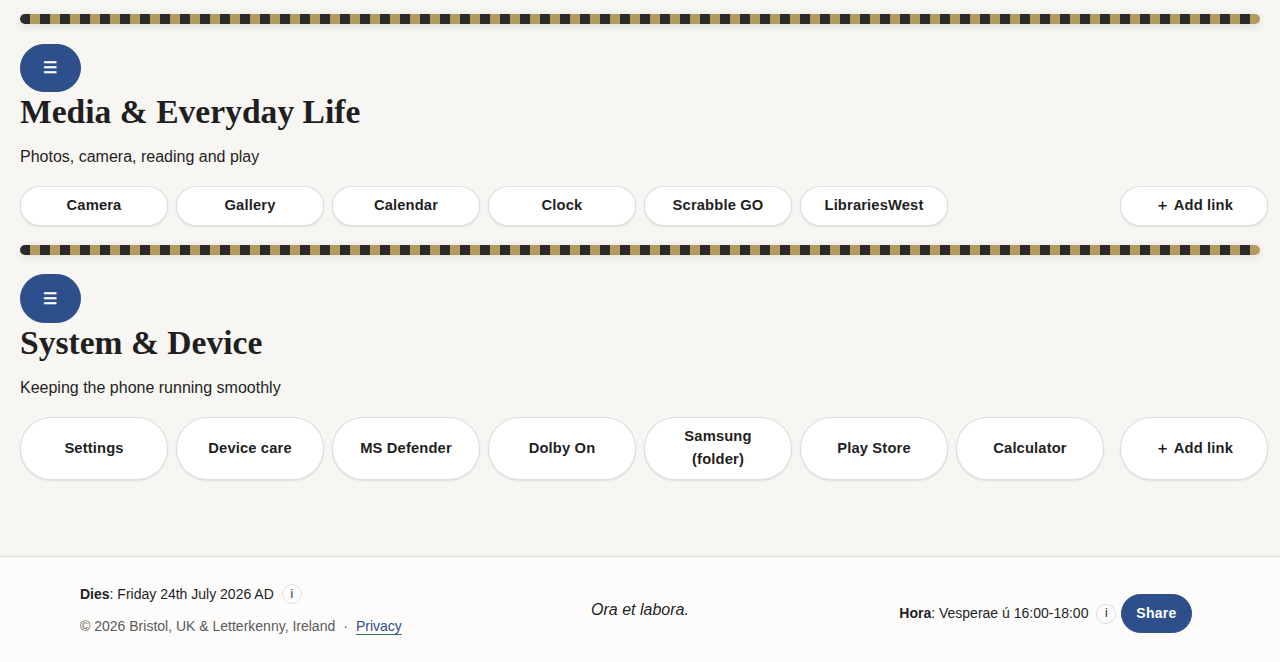
<file: toolshed.html>
<!DOCTYPE html>
<html lang="en">
<head>
  <meta charset="UTF-8" />
  <meta name="viewport" content="width=device-width, initial-scale=1.0" />
  <title>The WayLight Companion · Tool Shed</title>
    <link rel="stylesheet" href="assets/css/wl-core.css" />
  <link rel="stylesheet" href="assets/css/site-theme.css" />
  <link rel="stylesheet" href="assets/wlc.css" />
  <link rel="icon" href="assets/img/irish-cross.svg" type="image/svg+xml" />
  <link rel="apple-touch-icon" href="assets/img/irish-cross.svg" />
  <link rel="stylesheet" href="assets/liturgy/liturgy-accent.css">
  <script defer src="assets/liturgy/liturgy-accent.js"></script>
</head>
<body class="pt-console-shell wl-sticky-shell" data-theme="parchment">
  <div class="pt-shell">
    <header class="pt-shell-header">
      <button class="pt-back-btn" onclick="window.location.href='waylight.html'" aria-label="Back to WayLight" style="margin-right:1rem;min-width:44px;min-height:44px;font-size:1.5rem;border-radius:50%;border:1px solid var(--rule);background:#fff;color:var(--ink);cursor:pointer;">←</button>
      <div class="pt-shell-title-block">
        <h1 class="pt-shell-title">WayLight Tool Shed</h1>
        <p class="pt-shell-subtitle">Quick access deck for your everyday apps</p>
      </div>
      <div class="pt-shell-status" aria-label="Settings">
        <label class="sr-only" for="themeToggle">Theme</label>
        <select id="themeToggle" class="pt-status-pill" aria-label="Theme">
          <option value="atlantic">Atlantic Navy</option>
          <option value="deepsea">Deep Sea</option>
          <option value="seagreen">Sea Green</option>
          <option value="bottle">Bottle Green</option>
          <option value="parchment">Parchment</option>
        </select>
        <label class="sr-only" for="langToggle">Language</label>
        <select id="langToggle" class="pt-status-pill" aria-label="Language">
          <option value="en">English</option>
          <option value="ga">Gaeilge</option>
        </select>
      </div>
    </header>
    <main class="pt-shell-main pt-tools-main">
      <!-- MICROSOFT -->
      <section class="pt-tools-row" draggable="true">
        <button class="pt-drag-handle" type="button" aria-label="Drag row">☰</button>
        <div class="pt-tools-row-header">
          <h2>Microsoft</h2>
          <p>Work, files and productivity</p>
        </div>
        <div class="pt-tools-chips">
          <button class="pt-tool-pill" data-tool-key="ms-outlook">Outlook</button>
          <button class="pt-tool-pill" data-tool-key="ms-word">Word</button>
          <button class="pt-tool-pill" data-tool-key="ms-excel">Excel</button>
          <button class="pt-tool-pill" data-tool-key="ms-powerpoint">PowerPoint</button>
          <button class="pt-tool-pill" data-tool-key="ms-onedrive">OneDrive</button>
          <button class="pt-tool-pill" data-tool-key="ms-teams">Teams</button>
          <button class="pt-tool-pill" data-tool-key="ms-todo">To&nbsp;Do</button>
          <button class="pt-add-link-row-btn" type="button" data-row="ms">＋ Add link</button>
        </div>
        <div class="pt-bakelite-divider"></div>
      </section>
      <!-- GOOGLE -->
      <section class="pt-tools-row" draggable="true">
        <button class="pt-drag-handle" type="button" aria-label="Drag row">☰</button>
        <div class="pt-tools-row-header">
          <h2>Google</h2>
          <p>Search, maps and cloud tools</p>
        </div>
        <div class="pt-tools-chips">
          <button class="pt-tool-pill" data-tool-key="google-gmail">Gmail</button>
          <button class="pt-tool-pill" data-tool-key="google-drive">Drive</button>
          <button class="pt-tool-pill" data-tool-key="google-docs">Docs</button>
          <button class="pt-tool-pill" data-tool-key="google-sheets">Sheets</button>
          <button class="pt-tool-pill" data-tool-key="google-calendar">Calendar</button>
          <button class="pt-tool-pill" data-tool-key="google-maps">Maps</button>
          <button class="pt-tool-pill" data-tool-key="google-youtube">YouTube</button>
          <button class="pt-tool-pill" data-tool-key="google-home">Google&nbsp;Home</button>
          <button class="pt-add-link-row-btn" type="button" data-row="google">＋ Add link</button>
        </div>
        <div class="pt-bakelite-divider"></div>
      </section>
      <!-- WORK & NHS -->
      <section class="pt-tools-row" draggable="true">
        <button class="pt-drag-handle" type="button" aria-label="Drag row">☰</button>
        <div class="pt-tools-row-header">
          <h2>Work &amp; NHS</h2>
          <p>NBT, IPC/TV and professional tools</p>
        </div>
        <div class="pt-tools-chips">
          <button class="pt-tool-pill" data-tool-key="work-nhsapp">NHS App</button>
          <button class="pt-tool-pill" data-tool-key="work-folder">Work (folder)</button>
          <button class="pt-tool-pill" data-tool-key="work-notion">Notion</button>
          <button class="pt-tool-pill" data-tool-key="work-teams">Teams (Work)</button>
          <button class="pt-tool-pill" data-tool-key="work-email">Email (Work)</button>
          <button class="pt-tool-pill" data-tool-key="work-onedrive">OneDrive (Work)</button>
          <button class="pt-tool-pill" data-tool-key="work-librarieswest">LibrariesWest</button>
          <button class="pt-tool-pill" style="visibility:hidden;"> </button>
          <button class="pt-add-link-row-btn" type="button" data-row="work">＋ Add link</button>
        </div>
        <div class="pt-bakelite-divider"></div>
      </section>
      <!-- COMMUNICATION & SOCIAL -->
      <section class="pt-tools-row" draggable="true">
        <button class="pt-drag-handle" type="button" aria-label="Drag row">☰</button>
        <div class="pt-tools-row-header">
          <h2>Communication &amp; Social</h2>
          <p>People, messages and chat</p>
        </div>
        <div class="pt-tools-chips">
          <button class="pt-tool-pill" data-tool-key="comm-phone">Phone</button>
          <button class="pt-tool-pill" data-tool-key="comm-contacts">Contacts</button>
          <button class="pt-tool-pill" data-tool-key="comm-whatsapp">WhatsApp</button>
          <button class="pt-tool-pill" data-tool-key="comm-messenger">Messenger</button>
          <button class="pt-tool-pill" data-tool-key="comm-discord">Discord</button>
          <button class="pt-tool-pill" data-tool-key="comm-facebook">Facebook</button>
          <button class="pt-tool-pill" data-tool-key="comm-chatgpt">ChatGPT</button>
          <button class="pt-add-link-row-btn" type="button" data-row="comm">＋ Add link</button>
        </div>
        <div class="pt-bakelite-divider"></div>
      </section>
      <!-- FINANCE & BILLS -->
      <section class="pt-tools-row" draggable="true">
        <button class="pt-drag-handle" type="button" aria-label="Drag row">☰</button>
        <div class="pt-tools-row-header">
          <h2>Finance &amp; Bills</h2>
          <p>Money, accounts and utilities</p>
        </div>
        <div class="pt-tools-chips">
          <button class="pt-tool-pill" data-tool-key="fin-banking">Banking (folder)</button>
          <button class="pt-tool-pill" data-tool-key="fin-bills">Bills (folder)</button>
          <button class="pt-tool-pill" data-tool-key="fin-tescomobile">Tesco&nbsp;Mobile</button>
          <button class="pt-tool-pill" data-tool-key="fin-wallet">Wallet</button>
          <button class="pt-tool-pill" data-tool-key="fin-pay-expenses">Pay &amp; Expenses</button>
          <button class="pt-tool-pill" style="visibility:hidden;"> </button>
          <button class="pt-tool-pill" style="visibility:hidden;"> </button>
          <button class="pt-add-link-row-btn" type="button" data-row="fin">＋ Add link</button>
        </div>
        <div class="pt-bakelite-divider"></div>
      </section>
      <!-- TRAVEL & OUT-AND-ABOUT -->
      <section class="pt-tools-row" draggable="true">
        <button class="pt-drag-handle" type="button" aria-label="Drag row">☰</button>
        <div class="pt-tools-row-header">
          <h2>Travel &amp; Out-and-About</h2>
          <p>Getting there, food and errands</p>
        </div>
        <div class="pt-tools-chips">
          <button class="pt-tool-pill" data-tool-key="travel-folder">Travel (folder)</button>
          <button class="pt-tool-pill" data-tool-key="travel-deliveroo">Deliveroo</button>
          <button class="pt-tool-pill" data-tool-key="travel-uber">Uber / Taxis</button>
          <button class="pt-tool-pill" data-tool-key="travel-maps">Maps</button>
          <button class="pt-tool-pill" style="visibility:hidden;"> </button>
          <button class="pt-tool-pill" style="visibility:hidden;"> </button>
          <button class="pt-tool-pill" style="visibility:hidden;"> </button>
          <button class="pt-add-link-row-btn" type="button" data-row="travel">＋ Add link</button>
        </div>
        <div class="pt-bakelite-divider"></div>
      </section>
      <!-- MEDIA & LIFE -->
      <section class="pt-tools-row" draggable="true">
        <button class="pt-drag-handle" type="button" aria-label="Drag row">☰</button>
        <div class="pt-tools-row-header">
          <h2>Media &amp; Everyday Life</h2>
          <p>Photos, camera, reading and play</p>
        </div>
        <div class="pt-tools-chips">
          <button class="pt-tool-pill" data-tool-key="life-camera">Camera</button>
          <button class="pt-tool-pill" data-tool-key="life-gallery">Gallery</button>
          <button class="pt-tool-pill" data-tool-key="life-calendar">Calendar</button>
          <button class="pt-tool-pill" data-tool-key="life-clock">Clock</button>
          <button class="pt-tool-pill" data-tool-key="life-scrabble">Scrabble&nbsp;GO</button>
          <button class="pt-tool-pill" data-tool-key="life-librarieswest">LibrariesWest</button>
          <button class="pt-tool-pill" style="visibility:hidden;"> </button>
          <button class="pt-add-link-row-btn" type="button" data-row="life">＋ Add link</button>
        </div>
        <div class="pt-bakelite-divider"></div>
      </section>
      <!-- SYSTEM & DEVICE -->
      <section class="pt-tools-row" draggable="true">
        <button class="pt-drag-handle" type="button" aria-label="Drag row">☰</button>
        <div class="pt-tools-row-header">
          <h2>System &amp; Device</h2>
          <p>Keeping the phone running smoothly</p>
        </div>
        <div class="pt-tools-chips">
          <button class="pt-tool-pill" data-tool-key="sys-settings">Settings</button>
          <button class="pt-tool-pill" data-tool-key="sys-devicecare">Device care</button>
          <button class="pt-tool-pill" data-tool-key="sys-msdefender">MS&nbsp;Defender</button>
          <button class="pt-tool-pill" data-tool-key="sys-dolbyon">Dolby&nbsp;On</button>
          <button class="pt-tool-pill" data-tool-key="sys-samsung-folder">Samsung (folder)</button>
          <button class="pt-tool-pill" data-tool-key="sys-playstore">Play&nbsp;Store</button>
          <button class="pt-tool-pill" data-tool-key="sys-calculator">Calculator</button>
          <button class="pt-add-link-row-btn" type="button" data-row="sys">＋ Add link</button>
        </div>
      </section>
    </main>
    
  </div>
  <!-- Modal for add/remove links (copied from waylight.html) -->
  <div id="wl-modal" class="wl-modal hidden" aria-hidden="true">
    <div class="wl-modal-panel" role="dialog" aria-modal="true" aria-labelledby="wl-modal-title">
      <div class="wl-modal-head">
        <h2 id="wl-modal-title" class="wl-modal-title">Panel</h2>
        <button id="wl-modal-close" class="wl-modal-close" type="button" aria-label="Close">×</button>
      </div>
      <p id="wl-modal-desc" class="wl-modal-desc"></p>
      <div class="wl-links">
        <div class="wl-links-row">
          <button id="wl-add-link" class="pt-lock-button" type="button">Add link</button>
          <button id="wl-clear-links" class="pt-lock-button" type="button">Clear</button>
        </div>
        <ul id="wl-links-list" class="wl-links-list"></ul>
      </div>
    </div>
  </div>
  <script src="assets/wlc.js"></script>
  <script>
    // Drag and drop for tool rows
    document.addEventListener('DOMContentLoaded', function() {
      const container = document.querySelector('.pt-shell-main');
      let draggingElem = null;
      let placeholder = document.createElement('div');
      placeholder.className = 'pt-tools-row-placeholder';
      placeholder.style.height = '4px';
      placeholder.style.background = 'var(--brass)';
      placeholder.style.margin = '0.5rem 0';
      function onDragStart(e) {
        draggingElem = e.currentTarget;
        e.dataTransfer.effectAllowed = 'move';
        e.dataTransfer.setData('text/plain', '');
        draggingElem.classList.add('dragging');
      }
      function onDragEnd(e) {
        draggingElem.classList.remove('dragging');
        placeholder.remove();
        draggingElem = null;
      }
      function onDragOver(e) {
        e.preventDefault();
        const target = e.currentTarget;
        if (target === draggingElem) return;
        const rect = target.getBoundingClientRect();
        const offset = e.clientY - rect.top;
        if (offset < rect.height / 2) {
          target.parentNode.insertBefore(placeholder, target);
        } else {
          target.parentNode.insertBefore(placeholder, target.nextSibling);
        }
      }
      function onDrop(e) {
        e.preventDefault();
        if (!draggingElem) return;
        if (placeholder.parentNode) {
          placeholder.parentNode.insertBefore(draggingElem, placeholder);
          placeholder.remove();
        }
      }
      document.querySelectorAll('.pt-tools-row').forEach(row => {
        row.addEventListener('dragstart', onDragStart);
        row.addEventListener('dragend', onDragEnd);
        row.addEventListener('dragover', onDragOver);
        row.addEventListener('drop', onDrop);
      });
    });
  </script>
  <script src="assets/js/wl-core.js" defer></script>
<footer class="wl-footer">
  <div class="wl-footer__grid">
    <div class="wl-footer__left">
      <div class="wl-footer__line">
        <span><strong>Dies</strong>: <span data-date></span></span>
        <a class="wl-footer__info" href="https://alanwpgallagher.com/information.html" aria-label="About Dies">i</a>
      </div>
      <div class="wl-footer__meta">
        <span>&copy; <span id="year" data-year></span> Bristol, UK &amp; Letterkenny, Ireland</span>
        <span>&middot;</span>
        <a href="privacy.html">Privacy</a>
      </div>
    </div>
    <div class="wl-footer__center">
      <em>Ora et labora.</em>
    </div>
    <div class="wl-footer__right">
      <div class="wl-footer__line">
        <span><strong>Hora</strong>: <span data-hora></span></span>
        <a class="wl-footer__info" href="https://alanwpgallagher.com/information.html" aria-label="About Hora">i</a>
      </div>
      <div class="wl-footer__actions">
        <button class="wl-footer__share" type="button" data-share>Share</button>
        <span class="wl-footer__hint" data-share-hint aria-live="polite"></span>
      </div>
    </div>
  </div>
</footer>
</body>
</html>
</file>
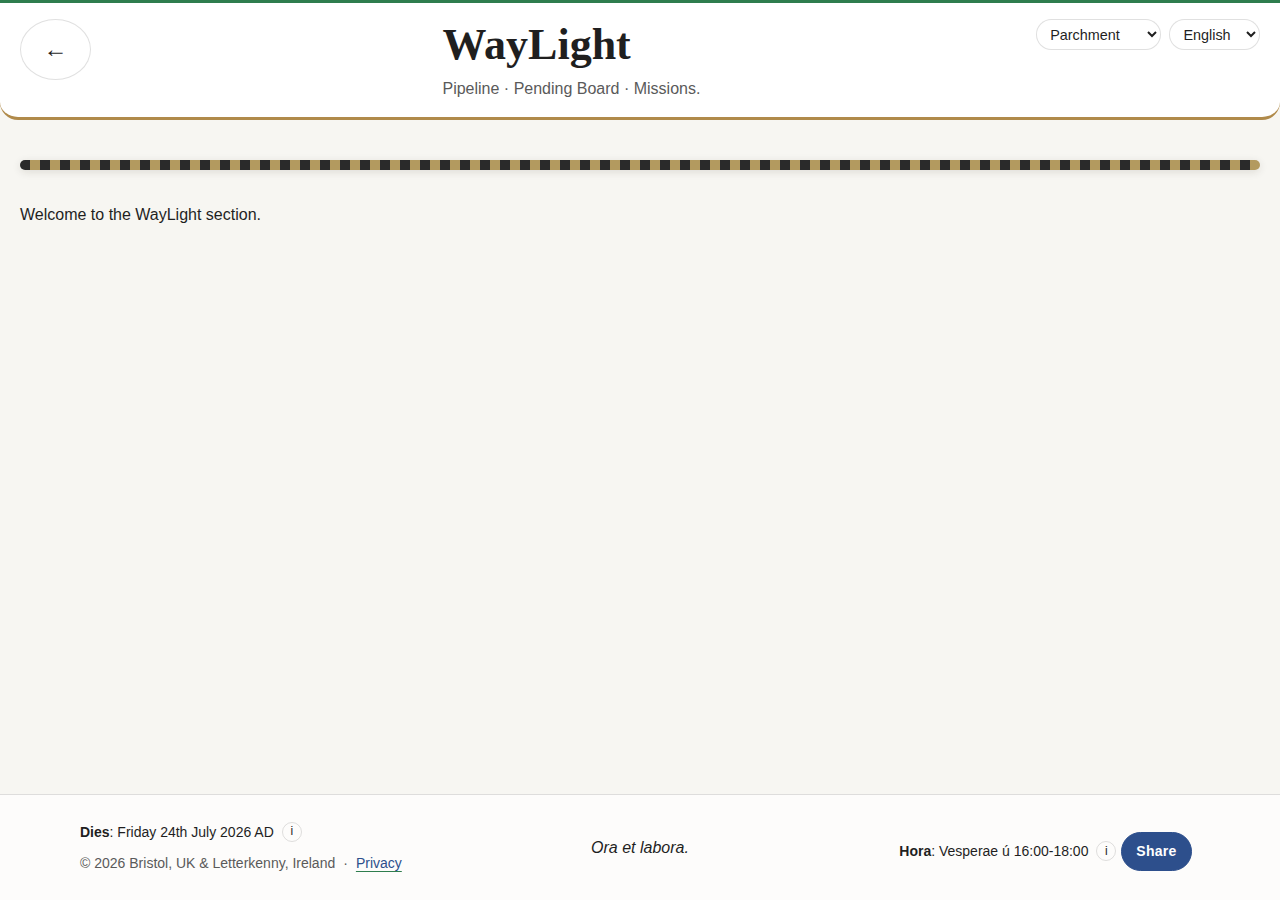
<file: waylight-section.html>
<!DOCTYPE html>
<html lang="en">
<head>
  <meta charset="UTF-8" />
  <meta name="viewport" content="width=device-width, initial-scale=1.0" />
  <title>WayLight · WayLight Companion</title>
    <link rel="stylesheet" href="assets/css/wl-core.css" />
  <link rel="stylesheet" href="assets/css/site-theme.css" />
  <link rel="stylesheet" href="assets/wlc.css" />
  <link rel="icon" href="assets/img/irish-cross.svg" type="image/svg+xml" />
  <link rel="apple-touch-icon" href="assets/img/irish-cross.svg" />
  <link rel="stylesheet" href="assets/liturgy/liturgy-accent.css">
  <script defer src="assets/liturgy/liturgy-accent.js"></script>
</head>
<body class="pt-console-shell wl-sticky-shell" data-theme="parchment">
  <div class="pt-shell">
    <header class="pt-shell-header">
      <button class="pt-back-btn" onclick="window.location.href='waylight.html'" aria-label="Back to WayLight" style="margin-right:1rem;min-width:44px;min-height:44px;font-size:1.5rem;border-radius:50%;border:1px solid var(--rule);background:#fff;color:var(--ink);cursor:pointer;">←</button>
      <div class="pt-shell-title-block">
        <h1 class="pt-shell-title">WayLight</h1>
        <p class="pt-shell-subtitle">Pipeline · Pending Board · Missions.</p>
      </div>
      <div class="pt-shell-status" aria-label="Settings">
        <label class="sr-only" for="themeToggle">Theme</label>
        <select id="themeToggle" class="pt-status-pill" aria-label="Theme">
          <option value="atlantic">Atlantic Navy</option>
          <option value="deepsea">Deep Sea</option>
          <option value="seagreen">Sea Green</option>
          <option value="bottle">Bottle Green</option>
          <option value="parchment">Parchment</option>
        </select>
        <label class="sr-only" for="langToggle">Language</label>
        <select id="langToggle" class="pt-status-pill" aria-label="Language">
          <option value="en">English</option>
          <option value="ga">Gaeilge</option>
        </select>
      </div>
    </header>
    <main class="pt-shell-main">
      <div class="pt-bakelite-divider" style="margin-bottom:2rem;"></div>
      <section>
        <p>Welcome to the WayLight section.</p>
      </section>
    </main>
    
  </div>
  <script src="assets/wlc.js"></script>
  <script src="assets/js/wl-core.js" defer></script>
<footer class="wl-footer">
  <div class="wl-footer__grid">
    <div class="wl-footer__left">
      <div class="wl-footer__line">
        <span><strong>Dies</strong>: <span data-date></span></span>
        <a class="wl-footer__info" href="https://alanwpgallagher.com/information.html" aria-label="About Dies">i</a>
      </div>
      <div class="wl-footer__meta">
        <span>&copy; <span id="year" data-year></span> Bristol, UK &amp; Letterkenny, Ireland</span>
        <span>&middot;</span>
        <a href="privacy.html">Privacy</a>
      </div>
    </div>
    <div class="wl-footer__center">
      <em>Ora et labora.</em>
    </div>
    <div class="wl-footer__right">
      <div class="wl-footer__line">
        <span><strong>Hora</strong>: <span data-hora></span></span>
        <a class="wl-footer__info" href="https://alanwpgallagher.com/information.html" aria-label="About Hora">i</a>
      </div>
      <div class="wl-footer__actions">
        <button class="wl-footer__share" type="button" data-share>Share</button>
        <span class="wl-footer__hint" data-share-hint aria-live="polite"></span>
      </div>
    </div>
  </div>
</footer>
</body>
</html>
</file>
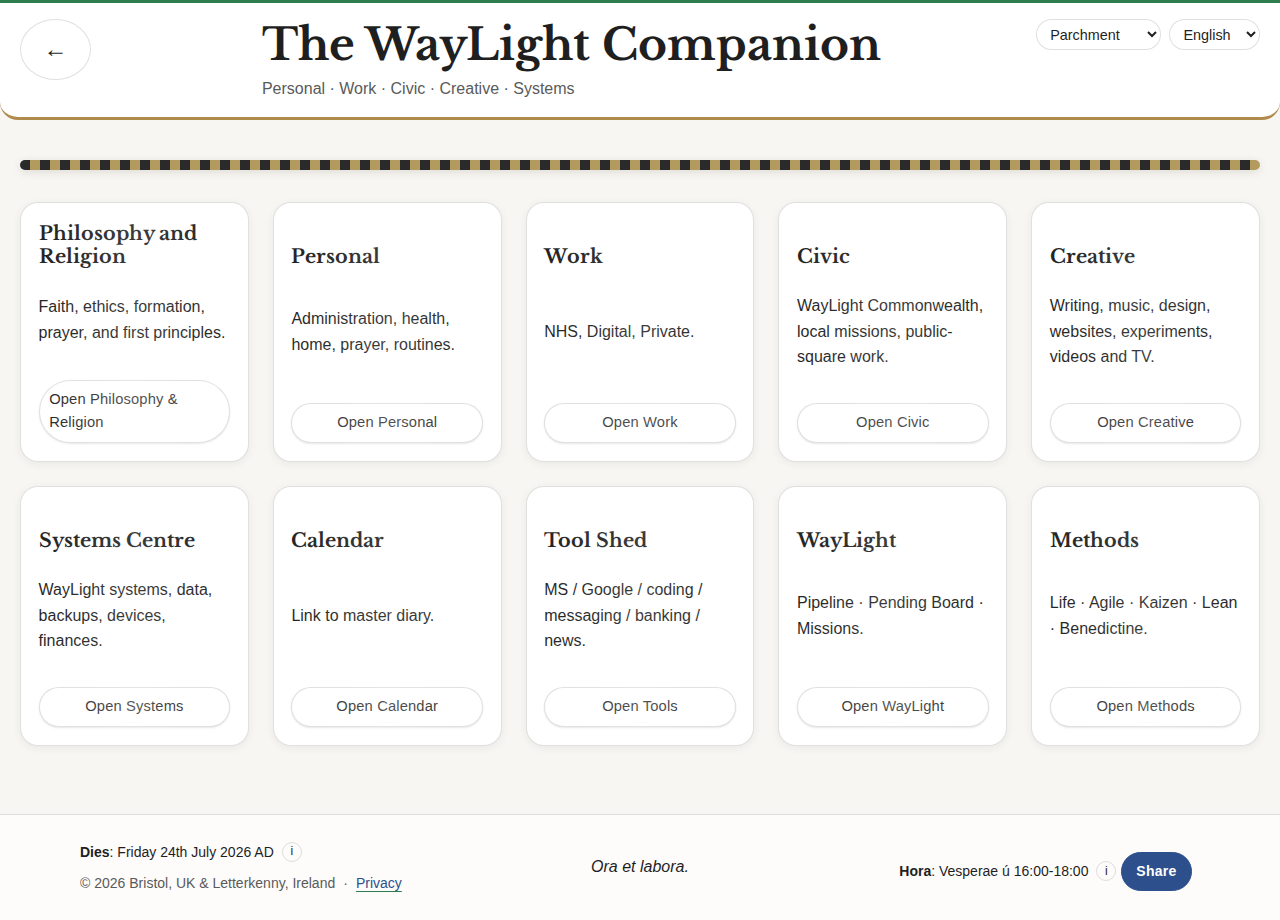
<file: waylight.html>
<!DOCTYPE html>
<html lang="en">
<head>
  <meta charset="UTF-8" />
  <meta name="viewport" content="width=device-width, initial-scale=1.0" />
  <title>The WayLight Companion · Console</title>

  <!--
    Ecc 3:1 (Gaeilge): "Tá a thráth féin ag gach rud, agus a am féin ag gach gnó faoin spéir."
    Ár nAthair atá ar neamh, go naofar d’ainm...
    Sé do bheatha, a Mhuire, atá lán de ghrásta...
  -->
    <link rel="stylesheet" href="assets/css/wl-core.css" />
  <link rel="stylesheet" href="assets/css/site-theme.css" />
  <link rel="stylesheet" href="assets/wlc.css" />
  <link
    href="https://fonts.googleapis.com/css2?family=Libre+Baskerville:wght@400;700&family=Source+Sans+3:wght@400;600&display=swap"
    rel="stylesheet"
  />
  <link rel="icon" href="assets/img/irish-cross.svg" type="image/svg+xml" />
  <link rel="apple-touch-icon" href="assets/img/irish-cross.svg" />
  <link rel="stylesheet" href="assets/liturgy/liturgy-accent.css">
  <script defer src="assets/liturgy/liturgy-accent.js"></script>
</head>

<body class="pt-console-shell wl-sticky-shell" data-theme="parchment">

  <div class="pt-shell">

    <header class="pt-shell-header">
      <button class="pt-back-btn" onclick="window.location.href='index.html'" aria-label="Back to login" style="margin-right:1rem;min-width:44px;min-height:44px;font-size:1.5rem;border-radius:50%;border:1px solid var(--rule);background:#fff;color:var(--ink);cursor:pointer;">←</button>
      <div class="pt-shell-title-block">
        <h1 class="pt-shell-title">The WayLight Companion</h1>
        <p class="pt-shell-subtitle">Personal · Work · Civic · Creative · Systems</p>
      </div>

      <div class="pt-shell-status" aria-label="Settings">
        <label class="sr-only" for="themeToggle">Theme</label>
        <select id="themeToggle" class="pt-status-pill" aria-label="Theme">
          <option value="atlantic">Atlantic Navy</option>
          <option value="deepsea">Deep Sea</option>
          <option value="seagreen">Sea Green</option>
          <option value="bottle">Bottle Green</option>
          <option value="parchment">Parchment</option>
        </select>

        <label class="sr-only" for="langToggle">Language</label>
        <select id="langToggle" class="pt-status-pill" aria-label="Language">
          <option value="en">English</option>
          <option value="ga">Gaeilge</option>
        </select>
      </div>
    </header>

    <main class="pt-shell-main">
      <div class="pt-bakelite-divider" style="margin-bottom:2rem;"></div>
      <section id="pt-card-grid" class="pt-card-grid" aria-label="WayLight panels">
        <article class="pt-card" draggable="true">
          <h2 class="pt-card-title" data-i18n="phil_title">Philosophy and Religion</h2>
          <p class="pt-card-text" data-i18n="phil_desc">Faith, ethics, formation, prayer, and first principles.</p>
          <a class="pt-card-open" href="philosophy.html">Open Philosophy &amp; Religion</a>
        </article>

        <article class="pt-card" draggable="true">
          <h2 class="pt-card-title" data-i18n="personal_title">Personal</h2>
          <p class="pt-card-text" data-i18n="personal_desc">Administration, health, home, prayer, routines.</p>
          <a class="pt-card-open" href="personal.html">Open Personal</a>
        </article>
        <article class="pt-card" draggable="true">
          <h2 class="pt-card-title" data-i18n="work_title">Work</h2>
          <p class="pt-card-text" data-i18n="work_desc">NHS, Digital, Private.</p>
          <a class="pt-card-open" href="work.html">Open Work</a>
        </article>
        <article class="pt-card" draggable="true">
          <h2 class="pt-card-title" data-i18n="civic_title">Civic</h2>
          <p class="pt-card-text" data-i18n="civic_desc">WayLight Commonwealth, local missions, public-square work.</p>
          <a class="pt-card-open" href="civic.html">Open Civic</a>
        </article>
        <article class="pt-card" draggable="true">
          <h2 class="pt-card-title" data-i18n="creative_title">Creative</h2>
          <p class="pt-card-text" data-i18n="creative_desc">Writing, music, design, websites, experiments, videos and TV.</p>
          <a class="pt-card-open" href="creative.html">Open Creative</a>
        </article>
        <article class="pt-card" draggable="true">
          <h2 class="pt-card-title" data-i18n="systems_title">Systems Centre</h2>
          <p class="pt-card-text" data-i18n="systems_desc">WayLight systems, data, backups, devices, finances.</p>
          <a class="pt-card-open" href="systems.html">Open Systems</a>
        </article>
        <article class="pt-card" draggable="true">
          <h2 class="pt-card-title" data-i18n="calendar_title">Calendar</h2>
          <p class="pt-card-text" data-i18n="calendar_desc">Link to master diary.</p>
          <a class="pt-card-open" href="calendar.html">Open Calendar</a>
        </article>
        <article class="pt-card" draggable="true">
          <h2 class="pt-card-title" data-i18n="tools_title">Tool Shed</h2>
          <p class="pt-card-text" data-i18n="tools_desc">MS / Google / coding / messaging / banking / news.</p>
          <a class="pt-card-open" href="toolshed.html">Open Tools</a>
        </article>
        <article class="pt-card" draggable="true">
          <h2 class="pt-card-title" data-i18n="waylight_title">WayLight</h2>
          <p class="pt-card-text" data-i18n="waylight_desc">Pipeline · Pending Board · Missions.</p>
          <a class="pt-card-open" href="waylight-section.html">Open WayLight</a>
        </article>
        <article class="pt-card" draggable="true">
          <h2 class="pt-card-title" data-i18n="methods_title">Methods</h2>
          <p class="pt-card-text" data-i18n="methods_desc">Life · Agile · Kaizen · Lean · Benedictine.</p>
          <a class="pt-card-open" href="methods.html">Open Methods</a>
        </article>

      </section>
    </main>

    


  </div>

  <div id="wl-modal" class="wl-modal hidden" aria-hidden="true">
    <div class="wl-modal-panel" role="dialog" aria-modal="true" aria-labelledby="wl-modal-title">
      <div class="wl-modal-head">
        <h2 id="wl-modal-title" class="wl-modal-title">Panel</h2>
        <button id="wl-modal-close" class="wl-modal-close" type="button" aria-label="Close">×</button>
      </div>

      <p id="wl-modal-desc" class="wl-modal-desc"></p>

      <div class="wl-links">
        <div class="wl-links-row">
          <button id="wl-add-link" class="pt-lock-button" type="button">Add link</button>
          <button id="wl-clear-links" class="pt-lock-button" type="button">Clear</button>
        </div>
        <ul id="wl-links-list" class="wl-links-list"></ul>
      </div>
    </div>
  </div>

  <script src="assets/wlc.js"></script>
  <script>
    // Drag and drop for pt-card-grid
    document.addEventListener('DOMContentLoaded', function() {
      const grid = document.getElementById('pt-card-grid');
      let draggingElem = null;
      let placeholder = document.createElement('div');
      placeholder.className = 'pt-card-placeholder';
      placeholder.style.height = '230px';
      placeholder.style.background = 'var(--parchment)';
      placeholder.style.border = '2px dashed var(--brass)';
      placeholder.style.borderRadius = '18px';
      placeholder.style.margin = '0.25rem 0';

      function onDragStart(e) {
        draggingElem = e.currentTarget;
        e.dataTransfer.effectAllowed = 'move';
        e.dataTransfer.setData('text/plain', '');
        draggingElem.classList.add('dragging');
      }
      function onDragEnd(e) {
        draggingElem.classList.remove('dragging');
        placeholder.remove();
        draggingElem = null;
      }
      function onDragOver(e) {
        e.preventDefault();
        const target = e.currentTarget;
        if (target === draggingElem) return;
        const rect = target.getBoundingClientRect();
        const offset = e.clientY - rect.top;
        if (offset < rect.height / 2) {
          target.parentNode.insertBefore(placeholder, target);
        } else {
          target.parentNode.insertBefore(placeholder, target.nextSibling);
        }
      }
      function onDrop(e) {
        e.preventDefault();
        if (!draggingElem) return;
        if (placeholder.parentNode) {
          placeholder.parentNode.insertBefore(draggingElem, placeholder);
          placeholder.remove();
        }
      }
      grid.querySelectorAll('.pt-card').forEach(card => {
        card.addEventListener('dragstart', onDragStart);
        card.addEventListener('dragend', onDragEnd);
        card.addEventListener('dragover', onDragOver);
        card.addEventListener('drop', onDrop);
      });
      // Allow dropping on the grid itself (for last position)
      grid.addEventListener('dragover', function(e) {
        e.preventDefault();
        if (!draggingElem) return;
        if (e.target === grid) {
          grid.appendChild(placeholder);
        }
      });
      grid.addEventListener('drop', function(e) {
        e.preventDefault();
        if (!draggingElem) return;
        if (placeholder.parentNode) {
          placeholder.parentNode.insertBefore(draggingElem, placeholder);
          placeholder.remove();
        }
      });
    });
  </script>
  <script src="assets/js/wl-core.js" defer></script>
<footer class="wl-footer">
  <div class="wl-footer__grid">
    <div class="wl-footer__left">
      <div class="wl-footer__line">
        <span><strong>Dies</strong>: <span data-date></span></span>
        <a class="wl-footer__info" href="https://alanwpgallagher.com/information.html" aria-label="About Dies">i</a>
      </div>
      <div class="wl-footer__meta">
        <span>&copy; <span id="year" data-year></span> Bristol, UK &amp; Letterkenny, Ireland</span>
        <span>&middot;</span>
        <a href="privacy.html">Privacy</a>
      </div>
    </div>
    <div class="wl-footer__center">
      <em>Ora et labora.</em>
    </div>
    <div class="wl-footer__right">
      <div class="wl-footer__line">
        <span><strong>Hora</strong>: <span data-hora></span></span>
        <a class="wl-footer__info" href="https://alanwpgallagher.com/information.html" aria-label="About Hora">i</a>
      </div>
      <div class="wl-footer__actions">
        <button class="wl-footer__share" type="button" data-share>Share</button>
        <span class="wl-footer__hint" data-share-hint aria-live="polite"></span>
      </div>
    </div>
  </div>
</footer>
</body>
</html>
</file>
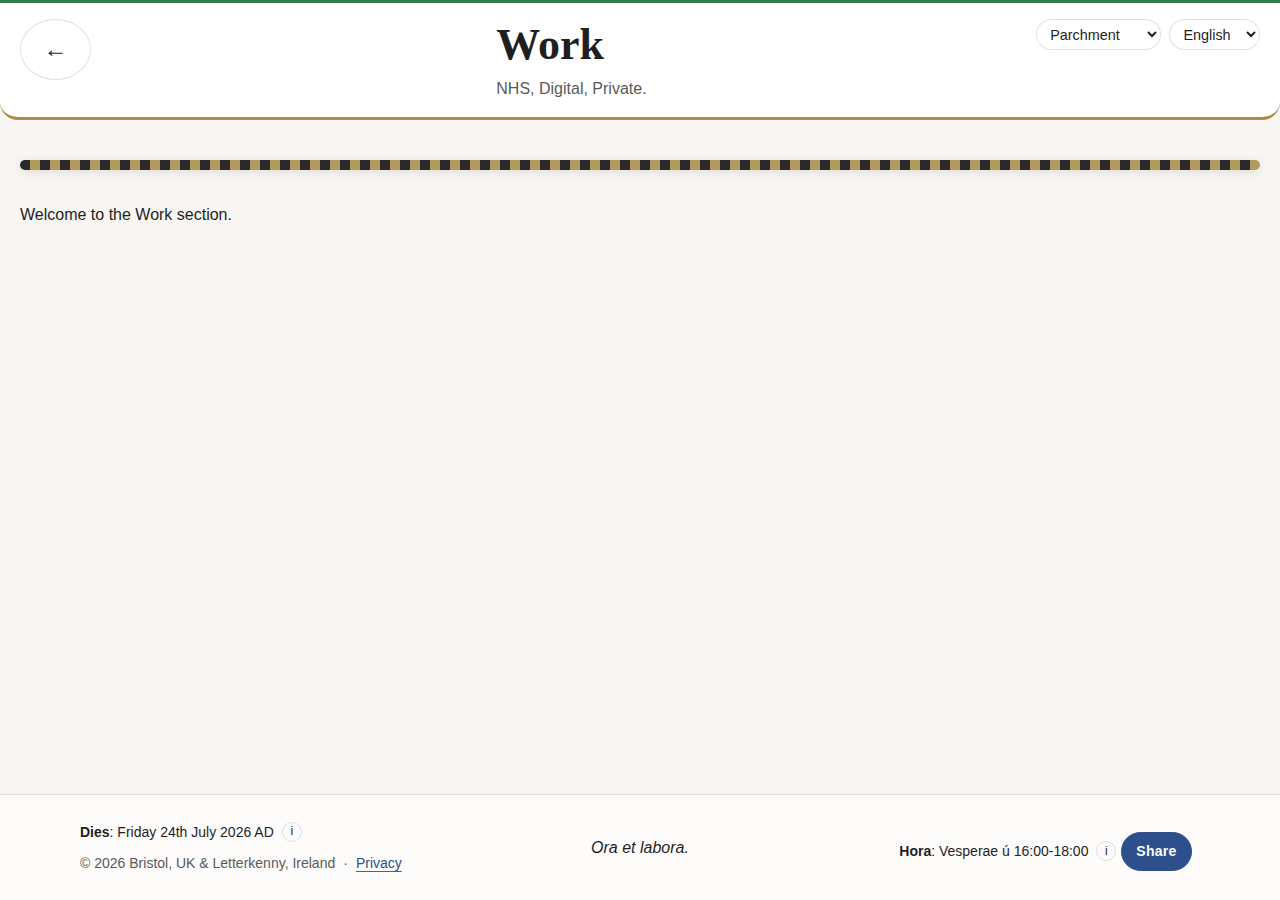
<file: work.html>
<!DOCTYPE html>
<html lang="en">
<head>
  <meta charset="UTF-8" />
  <meta name="viewport" content="width=device-width, initial-scale=1.0" />
  <title>Work · WayLight Companion</title>
    <link rel="stylesheet" href="assets/css/wl-core.css" />
  <link rel="stylesheet" href="assets/css/site-theme.css" />
  <link rel="stylesheet" href="assets/wlc.css" />
  <link rel="icon" href="assets/img/irish-cross.svg" type="image/svg+xml" />
  <link rel="apple-touch-icon" href="assets/img/irish-cross.svg" />
  <link rel="stylesheet" href="assets/liturgy/liturgy-accent.css">
  <script defer src="assets/liturgy/liturgy-accent.js"></script>
</head>
<body class="pt-console-shell wl-sticky-shell" data-theme="parchment">
  <div class="pt-shell">
    <header class="pt-shell-header">
      <button class="pt-back-btn" onclick="window.location.href='waylight.html'" aria-label="Back to WayLight" style="margin-right:1rem;min-width:44px;min-height:44px;font-size:1.5rem;border-radius:50%;border:1px solid var(--rule);background:#fff;color:var(--ink);cursor:pointer;">←</button>
      <div class="pt-shell-title-block">
        <h1 class="pt-shell-title">Work</h1>
        <p class="pt-shell-subtitle">NHS, Digital, Private.</p>
      </div>
      <div class="pt-shell-status" aria-label="Settings">
        <label class="sr-only" for="themeToggle">Theme</label>
        <select id="themeToggle" class="pt-status-pill" aria-label="Theme">
          <option value="atlantic">Atlantic Navy</option>
          <option value="deepsea">Deep Sea</option>
          <option value="seagreen">Sea Green</option>
          <option value="bottle">Bottle Green</option>
          <option value="parchment">Parchment</option>
        </select>
        <label class="sr-only" for="langToggle">Language</label>
        <select id="langToggle" class="pt-status-pill" aria-label="Language">
          <option value="en">English</option>
          <option value="ga">Gaeilge</option>
        </select>
      </div>
    </header>
    <main class="pt-shell-main">
      <div class="pt-bakelite-divider" style="margin-bottom:2rem;"></div>
      <section>
        <p>Welcome to the Work section.</p>
      </section>
    </main>
    
  </div>
  <script src="assets/wlc.js"></script>
  <script src="assets/js/wl-core.js" defer></script>
<footer class="wl-footer">
  <div class="wl-footer__grid">
    <div class="wl-footer__left">
      <div class="wl-footer__line">
        <span><strong>Dies</strong>: <span data-date></span></span>
        <a class="wl-footer__info" href="https://alanwpgallagher.com/information.html" aria-label="About Dies">i</a>
      </div>
      <div class="wl-footer__meta">
        <span>&copy; <span id="year" data-year></span> Bristol, UK &amp; Letterkenny, Ireland</span>
        <span>&middot;</span>
        <a href="privacy.html">Privacy</a>
      </div>
    </div>
    <div class="wl-footer__center">
      <em>Ora et labora.</em>
    </div>
    <div class="wl-footer__right">
      <div class="wl-footer__line">
        <span><strong>Hora</strong>: <span data-hora></span></span>
        <a class="wl-footer__info" href="https://alanwpgallagher.com/information.html" aria-label="About Hora">i</a>
      </div>
      <div class="wl-footer__actions">
        <button class="wl-footer__share" type="button" data-share>Share</button>
        <span class="wl-footer__hint" data-share-hint aria-live="polite"></span>
      </div>
    </div>
  </div>
</footer>
</body>
</html>
</file>
<file: assets/css/wl-core.css>
:root {
  --wl-paper: #f7f6f2;
  --wl-ink: #1f1f1f;
  --wl-muted: #5a5a5a;
  --wl-rule: rgba(0, 0, 0, 0.12);
  --wl-primary: #2d4f8c;
  --wl-primary-hover: #1d395f;
  --wl-primary-soft: rgba(45, 79, 140, 0.12);
  --wl-accent: #56606a;
  --wl-accent-soft: rgba(86, 96, 106, 0.12);
  --wl-radius: 12px;
  --wl-shadow: 0 10px 30px rgba(0, 0, 0, 0.08);

  --wl-space-1: 0.25rem;
  --wl-space-2: 0.5rem;
  --wl-space-3: 0.75rem;
  --wl-space-4: 1rem;
  --wl-space-5: 1.5rem;
  --wl-space-6: 2rem;
  --wl-space-7: 3rem;
  --wl-space-8: 4rem;

  --wl-font-body: "Segoe UI", "Helvetica Neue", Arial, sans-serif;
  --wl-font-heading: "Georgia", "Times New Roman", serif;

  --wl-step--1: 0.875rem;
  --wl-step-0: 1rem;
  --wl-step-1: 1.25rem;
  --wl-step-2: 1.5rem;
  --wl-step-3: 1.875rem;
  --wl-step-4: 2.25rem;
}

:root {
  --paper: var(--wl-paper);
  --ink: var(--wl-ink);
  --muted: var(--wl-muted);
  --rule: var(--wl-rule);
  --link: var(--wl-primary);
  --link-hover: var(--wl-primary-hover);
  --radius: var(--wl-radius);
}

* { box-sizing: border-box; }

html {
  height: 100%;
  scroll-behavior: smooth;
  background: var(--wl-paper);
}

html::before {
  content: "";
  position: fixed;
  inset: 0;
  background:
    radial-gradient(900px 380px at 12% 12%, var(--wl-accent-soft), transparent 60%),
    radial-gradient(900px 380px at 88% 18%, rgba(0, 0, 0, 0.03), transparent 65%),
    linear-gradient(180deg, rgba(0, 0, 0, 0.02), transparent 70%);
  pointer-events: none;
  z-index: -1;
}

body {
  min-height: 100%;
  margin: 0;
  background: transparent;
  color: var(--wl-ink);
  font-family: var(--wl-font-body);
  font-size: var(--wl-step-0);
  line-height: 1.6;
  position: relative;
  z-index: 0;
}

img { max-width: 100%; height: auto; }

h1, h2, h3, h4, h5, h6 {
  margin: 0 0 var(--wl-space-3);
  font-family: var(--wl-font-heading);
  color: var(--wl-ink);
  line-height: 1.2;
}

h1 { font-size: clamp(2rem, 4vw, 2.75rem); }
h2 { font-size: clamp(1.6rem, 3vw, 2.1rem); }
h3 { font-size: clamp(1.3rem, 2.4vw, 1.6rem); }
h4 { font-size: 1.2rem; }
h5 { font-size: 1.05rem; }
h6 { font-size: 0.95rem; text-transform: uppercase; letter-spacing: 0.08em; }

p { margin: 0 0 var(--wl-space-4); }

a {
  color: var(--wl-primary);
  text-decoration: underline;
  text-underline-offset: 3px;
}

a:hover { color: var(--wl-primary-hover); }

a:focus-visible {
  outline: 2px solid var(--wl-primary);
  outline-offset: 2px;
  border-radius: 2px;
}

a:active { opacity: 0.8; }

button,
.btn,
.btn-primary,
.cta-primary,
.wl-button,
input[type="submit"],
input[type="button"],
a.button {
  display: inline-flex;
  align-items: center;
  justify-content: center;
  gap: var(--wl-space-2);
  padding: 0.65rem 1.4rem;
  border-radius: 999px;
  border: 1px solid var(--wl-primary);
  background: var(--wl-primary);
  color: #ffffff;
  font: inherit;
  font-weight: 600;
  letter-spacing: 0.02em;
  text-decoration: none;
  cursor: pointer;
  transition: transform 0.15s ease, box-shadow 0.15s ease, background 0.15s ease, color 0.15s ease, border-color 0.15s ease;
}

button:hover,
.btn:hover,
.btn-primary:hover,
.cta-primary:hover,
.wl-button:hover,
input[type="submit"]:hover,
input[type="button"]:hover,
a.button:hover {
  background: var(--wl-primary-hover);
  border-color: var(--wl-primary-hover);
}

button:active,
.btn:active,
.btn-primary:active,
.cta-primary:active,
.wl-button:active,
input[type="submit"]:active,
input[type="button"]:active,
a.button:active {
  transform: translateY(1px);
}

button:focus-visible,
.btn:focus-visible,
.btn-primary:focus-visible,
.cta-primary:focus-visible,
.wl-button:focus-visible,
input[type="submit"]:focus-visible,
input[type="button"]:focus-visible,
a.button:focus-visible {
  outline: 2px solid var(--wl-primary);
  outline-offset: 2px;
}

.btn-ghost,
.wl-button--ghost {
  background: transparent;
  color: var(--wl-primary);
}

.btn-ghost:hover,
.wl-button--ghost:hover {
  background: var(--wl-primary-soft);
  border-color: var(--wl-primary);
}

.wl-stack > * + * { margin-top: var(--wl-space-4); }
.wl-surface { background: #ffffff; border: 1px solid var(--wl-rule); border-radius: var(--wl-radius); }

.wl-footer {
  margin-top: var(--wl-space-7);
  padding: var(--wl-space-5) 0;
  border-top: 1px solid var(--wl-rule);
  background: rgba(255, 255, 255, 0.7);
}

.wl-footer__grid {
  width: min(1120px, calc(100% - 2rem));
  margin: 0 auto;
  display: grid;
  grid-template-columns: 1fr;
  gap: var(--wl-space-4);
  align-items: center;
  text-align: center;
}

@media (min-width: 900px) {
  .wl-footer__grid {
    grid-template-columns: 1fr auto 1fr;
    text-align: left;
  }
  .wl-footer__center {
    text-align: center;
  }
  .wl-footer__right {
    text-align: right;
  }
}

.wl-footer__line {
  display: inline-flex;
  align-items: center;
  gap: var(--wl-space-2);
  font-size: var(--wl-step--1);
}

.wl-footer__info {
  display: inline-flex;
  align-items: center;
  justify-content: center;
  width: 20px;
  height: 20px;
  border-radius: 999px;
  border: 1px solid var(--wl-rule);
  text-decoration: none;
  font-size: 0.75rem;
  color: var(--wl-ink);
}

.wl-footer__meta {
  margin-top: var(--wl-space-2);
  font-size: var(--wl-step--1);
  color: var(--wl-muted);
  display: inline-flex;
  gap: var(--wl-space-2);
  flex-wrap: wrap;
  justify-content: center;
}

@media (min-width: 900px) {
  .wl-footer__meta {
    justify-content: flex-start;
  }
  .wl-footer__right .wl-footer__actions {
    justify-content: flex-end;
  }
}

.wl-footer__actions {
  display: inline-flex;
  align-items: center;
  gap: var(--wl-space-2);
  margin-top: var(--wl-space-2);
}

.wl-footer__share {
  font-size: var(--wl-step--1);
  padding: 0.45rem 0.9rem;
}

.wl-footer__hint {
  font-size: var(--wl-step--1);
  color: var(--wl-muted);
}
</file>
<file: assets/css/site-theme.css>
:root {
  --wl-accent: #b08a4a;
  --wl-accent-soft: rgba(176, 138, 74, 0.12);
  --navy: #1e3446;
  --deepsea: #0f2b33;
  --seagreen: #355f56;
  --bottle: #1f3b2d;
  --parchment: var(--wl-paper);
  --ink: var(--wl-ink);
  --ink-soft: var(--wl-muted);
  --brass: var(--wl-accent);
  --rule: var(--wl-rule);
  --bg: var(--wl-paper);
  --panel-bg: #ffffff;
  --btn-bg: #ffffff;
  --btn-ink: var(--wl-ink);
}
</file>
<file: assets/wlc.css>
/* Shimmer animation for cards and buttons */
@keyframes shimmer {
  0% { background-position: -400px 0; }
  100% { background-position: 400px 0; }
}

.pt-card, .pt-card-open {
  position: relative;
  overflow: hidden;
}

.pt-card::after, .pt-card-open::after {
  content: '';
  position: absolute;
  top: 0; left: 0; right: 0; bottom: 0;
  background: linear-gradient(90deg, rgba(255,255,255,0) 0%, rgba(255,255,255,0.18) 50%, rgba(255,255,255,0) 100%);
  z-index: 2;
  pointer-events: none;
  animation: shimmer 2.5s infinite linear;
  opacity: 0.7;
}
/* Uniform tool pill sizing and grid for toolshed */
.pt-tools-chips {
  display: grid;
  grid-template-columns: repeat(8, 1fr);
  gap: 0.5rem;
  margin-bottom: 0.5rem;
}
.pt-tool-pill, .pt-add-link-row-btn {
  min-width: 0;
  width: 100%;
  justify-content: center;
  text-align: center;
  min-height: 40px;
  max-width: 100%;
}
.pt-tool-pill:empty {
  background: transparent;
  border: none;
  box-shadow: none;
  pointer-events: none;
}
/* Bakelite-inspired divider */
.pt-bakelite-divider {
  height: 10px;
  background: repeating-linear-gradient(90deg, #2a2a2a 0 10px, #b39a5f 10px 20px);
  border-radius: 6px;
  margin: 1.2rem 0 1.2rem 0;
  box-shadow: 0 2px 8px rgba(44,32,16,0.12);
}
/* Drag placeholder for tool rows */
.pt-tools-row-placeholder {
  border-radius: 2px;
  transition: background 0.2s;
}
.pt-tools-row.dragging {
  opacity: 0.5;
}
/* Sticky footer layout for .wl-sticky-shell */
/* Sticky footer layout for .wl-sticky-shell */
.wl-sticky-shell {
  min-height: 100vh;
  display: grid;
  grid-template-rows: 1fr auto;
  background: transparent;
}
/* ======================================================
   THEME MODES (keep text readable)
====================================================== */

body[data-theme="atlantic"]{
  --bg: var(--wl-paper);
  --panel-bg: #ffffff;
  --ink: var(--wl-ink);
  --ink-soft: var(--wl-muted);
}

body[data-theme="deepsea"]{
  --bg: var(--wl-paper);
  --panel-bg: #ffffff;
  --ink: var(--wl-ink);
  --ink-soft: var(--wl-muted);
}

body[data-theme="seagreen"]{
  --bg: var(--wl-paper);
  --panel-bg: #ffffff;
  --ink: var(--wl-ink);
  --ink-soft: var(--wl-muted);
}

body[data-theme="bottle"]{
  --bg: var(--wl-paper);
  --panel-bg: #ffffff;
  --ink: var(--wl-ink);
  --ink-soft: var(--wl-muted);
}

body[data-theme="parchment"]{
  --bg: var(--wl-paper);
  --panel-bg: #ffffff;
  --ink: var(--wl-ink);
  --ink-soft: var(--wl-muted);
}

/* ======================================================
   HEADER (console + index share this)
====================================================== */

.pt-shell{ width:100%; margin:0; }

.pt-shell-header{
  padding:1rem 1.25rem;
  border-bottom:3px solid var(--brass);
  background:var(--panel-bg);
  display:flex;
  justify-content:space-between;
  align-items:flex-start;
  gap:1rem;
  border-radius:0 0 18px 18px;
  width:100%;
  margin:0 auto;
}

.pt-shell-title{
  font-family:'Libre Baskerville',serif;
  margin:0;
  color:var(--ink);
}

.pt-shell-subtitle{
  margin:0.25rem 0 0;
  color:var(--ink-soft);
}

.pt-shell-status{
  display:flex;
  gap:0.5rem;
  align-items:center;
  flex-wrap:wrap;
}

.pt-status-pill{
  font-size:0.9rem;
  padding:0.35rem 0.6rem;
  border:1px solid var(--rule);
  border-radius:999px;
  background:#ffffff;
  color:var(--ink);
}

/* ======================================================
   INDEX STAGE (fit-to-screen)
====================================================== */

body.waylight-utility{
  min-height:100vh;
  overflow:hidden;
  display:grid;
  grid-template-rows:auto 1fr auto;
}

.pt-home-stage{
  display:flex;
  align-items:center;
  justify-content:center;
  padding:1rem;
}

.pt-home-split{
  width:min(1200px, 96vw);
  display:grid;
  grid-template-columns: 1fr 1fr;
  gap:1rem;
  align-items:center;
}

@media (max-width: 880px){
  body.waylight-utility{ overflow:auto; }
  .pt-home-split{ grid-template-columns:1fr; }
}

.pt-home-section{
  background:var(--panel-bg);
  border:1px solid var(--rule);
  border-radius:18px;
  padding:1.25rem;
  box-shadow:0 2px 10px rgba(0,0,0,0.06);
}

.pt-home-lead{
  margin:0 0 1rem;
  color:var(--ink-soft);
}

/* Poster */
.wl-hero{
  display:flex;
  justify-content:center;
  margin:0;
}

.wl-hero-image{
  width:auto;
  height:auto;
  max-width:min(520px, 92vw);
  max-height:calc(100vh - 220px); /* header+footer allowance */
  border-radius:10px;
  box-shadow:0 12px 30px rgba(0,0,0,0.25);
}

/* ======================================================
   LOCK OVERLAY
====================================================== */

.pt-lock-overlay{
  position:fixed;
  inset:0;
  background:rgba(0,0,0,0.45);
  display:flex;
  align-items:center;
  justify-content:center;
  padding:1.25rem;
}

.pt-lock-overlay.hidden{ display:none; }

.pt-lock-panel{
  width:min(520px,100%);
  background:var(--panel-bg);
  border:1px solid var(--rule);
  border-radius:18px;
  padding:1.25rem;
  box-shadow:0 8px 30px rgba(0,0,0,0.22);
}

.pt-lock-title{
  font-family:'Libre Baskerville',serif;
  margin:0 0 0.5rem;
}

.pt-lock-text{ margin:0 0 1rem; color:var(--ink-soft); }

.pt-lock-label{ display:block; margin:0 0 0.35rem; }

.pt-lock-input{
  width:100%;
  box-sizing:border-box;
  padding:0.6rem 0.7rem;
  border:1px solid var(--rule);
  border-radius:12px;
  font:inherit;
}

.pt-lock-error{ min-height:1.1rem; margin:0.5rem 0 0.75rem; color:#7b1f1f; }
.pt-lock-note{ margin:0.75rem 0 0; color:var(--ink-soft); }

/* ======================================================
   GRID (console page)
====================================================== */

.pt-shell-main{ padding: 1.25rem; }



.pt-card-grid {
  display: grid;
  grid-template-columns: repeat(5, minmax(0, 320px));
  gap: 1.5rem;
  align-items: stretch;
  margin: 0 auto;
  max-width: 100vw;
  justify-content: center;
  justify-items: center;
}

/* Card layout fix: force content wrap, prevent fat cards */
.pt-card {
  background: var(--panel-bg);
  border: 1px solid var(--rule);
  border-radius: 18px;
  box-shadow: 0 2px 10px rgba(0,0,0,0.06);
  box-sizing: border-box;
  padding: 1.1rem;
  display: flex;
  flex-direction: column;
  justify-content: space-between;
  align-items: stretch;
  min-height: 260px;
  height: 100%;
  width: 100%;
  max-width: 100%;
  word-break: break-word;
  overflow-wrap: anywhere;
  margin: 0;
}

.pt-card-title {
  font-family: 'Libre Baskerville', serif;
  margin: 0 0 0.5rem 0;
  color: var(--ink);
  font-size: 1.2rem;
  font-weight: 700;
  min-height: 2.5em;
  display: flex;
  align-items: flex-end;
}

/* Card text fix: wrap and limit width */
.pt-card {
  background: var(--panel-bg);
  border: 1px solid var(--rule);
  border-radius: 18px;
  box-shadow: 0 2px 10px rgba(0,0,0,0.06);
  box-sizing: border-box;
  padding: 1.1rem;
  display: flex;
  flex-direction: column;
  justify-content: space-between;
  align-items: stretch;
  min-height: 260px;
  height: 100%;
  width: 100%;
  max-width: 320px;
  margin: 0;
}
  align-self: stretch;
}


@media (max-width: 1100px) {
  .pt-card-grid {
    grid-template-columns: repeat(3, 1fr);
  }
}

@media (max-width: 700px) {
  .pt-card-grid {
    grid-template-columns: repeat(1, 1fr);
  }
}



/* ======================================================
   CARDS
====================================================== */







/* ======================================================

  /* 1940s UTILITY BUTTONS (ticket ends; always readable) */
  .pt-home-enter,
  .pt-lock-button,
  .pt-card-open,
  .pt-tool-pill,
  .pt-add-link-row-btn {
    border-radius:999px;
    padding:0.45rem 0.9rem;
    border:1px solid var(--rule);
    background:var(--btn-bg);
    color:var(--btn-ink);
    font-family:inherit;
    font-size:0.92rem;
    letter-spacing:0.01em;
    text-decoration:none;
    display:inline-flex;
    align-items:center;
    justify-content:center;
    box-shadow:
      inset 0 1px 0 rgba(255,255,255,0.75),
      0 1px 2px rgba(0,0,0,0.10);
    transition: box-shadow 0.15s, border-color 0.15s;
  }

  .pt-home-enter:hover,
  .pt-lock-button:hover,
  .pt-card-open {
    border-radius:999px;
    padding:0.45rem 0.6rem;
    border:1px solid var(--rule);
    background:var(--btn-bg);
    color:var(--btn-ink);
    font-family:inherit;
    font-size:0.92rem;
    letter-spacing:0.01em;
    text-decoration:none;
    display:flex;
    align-items:center;
    justify-content:center;
    width: 100%;
    max-width: 100%;
    box-sizing: border-box;
    overflow: hidden;
    box-shadow:
      inset 0 1px 0 rgba(255,255,255,0.75),
      0 1px 2px rgba(0,0,0,0.10);
    transition: box-shadow 0.15s, border-color 0.15s;
    white-space: normal;
    overflow-wrap: anywhere;
    word-break: break-word;
  }
    left:-2.2rem;
    top:50%;
    transform:translateY(-50%);
    cursor:grab;
    font-size:1.3rem;
    color:var(--ink-soft);
    background:none;
    border:none;
    padding:0.2rem 0.5rem;
    border-radius:50%;
    transition:background 0.15s;
  }
  .pt-drag-handle:hover {
    background:var(--parchment);
    color:var(--brass);
  }

  /* Add link button at end of tool row */
  .pt-add-link-row-btn {
    margin-left:0.5rem;
    min-width:44px;
    min-height:36px;
  }

/* ======================================================
   FOOTER + BAKELITE CLOCK
====================================================== */

.pt-footer{
  border-top:2px solid var(--rule);
  background:var(--panel-bg);
  width:100%;
  margin:0 auto;
}

.pt-footer-accent{ height:4px; background:var(--brass); }

.pt-footer-shell{
  padding:0.75rem 1rem;
  display:flex;
  justify-content:space-between;
  align-items:center;
  gap:1rem;
  width:100%;
  margin:0 auto;
}

.pt-footer-text{ margin:0; color:var(--ink-soft); }

/* Bakelite capsule */
.pt-console-clock{
  display:inline-flex;
  align-items:baseline;
  gap:0.6rem;
  padding:0.35rem 0.85rem;
  border-radius:999px;
  background:rgba(15,43,51,0.94);
  border:1px solid var(--brass);
  box-shadow:
    inset 0 1px 0 rgba(255,255,255,0.10),
    inset 0 -2px 6px rgba(0,0,0,0.28),
    0 2px 10px rgba(0,0,0,0.12);
}

.pt-console-clock #pt-clock-time,
.pt-console-clock #pt-clock-date{
  color:var(--parchment);
  font-variant-numeric:tabular-nums;
  letter-spacing:0.01em;
}

.pt-console-clock #pt-clock-time{ font-weight:700; }
.pt-console-clock #pt-clock-date{ opacity:0.92; font-size:0.92em; }

/* ======================================================
   MODAL (links editor)
====================================================== */

.wl-modal{
  position:fixed;
  inset:0;
  background:rgba(0,0,0,0.45);
  display:flex;
  align-items:center;
  justify-content:center;
  padding:1rem;
}

.wl-modal.hidden{ display:none; }

.wl-modal-panel{
  width:min(720px, 100%);
  background:var(--panel-bg);
  border:1px solid var(--rule);
  border-radius:18px;
  padding:1rem 1rem 1.25rem;
  box-shadow:0 10px 38px rgba(0,0,0,0.25);
}

.wl-modal-head{
  display:flex;
  align-items:center;
  justify-content:space-between;
  gap:1rem;
}

.wl-modal-title{
  font-family:'Libre Baskerville',serif;
  margin:0;
}

.wl-modal-close{
  width:42px;
  height:42px;
  border-radius:999px;
  border:1px solid var(--rule);
  background:#ffffff;
  color:var(--ink);
  font-size:1.4rem;
  line-height:1;
  cursor:pointer;
}

.wl-modal-desc{ margin:0.25rem 0 1rem; color:var(--ink-soft); }

.wl-links-row{ display:flex; gap:0.5rem; flex-wrap:wrap; margin:0 0 0.75rem; }

.wl-links-list{
  margin:0;
  padding-left:1.1rem;
  color:var(--ink);
}

.wl-links-list li{ margin:0.35rem 0; }

.wl-links-list a{ color:var(--ink); }
.wl-links-list a:hover{ color:var(--brass); }

/* ======================================================
   ACCESSIBILITY HELPERS
====================================================== */

.sr-only{
  position:absolute;
  width:1px;
  height:1px;
  padding:0;
  margin:-1px;
  overflow:hidden;
  clip:rect(0,0,0,0);
  white-space:nowrap;
  border:0;
}

/* Ensure both shells use the themed background */
body.waylight-utility,
body.pt-console-shell{
  background: var(--bg);
}
</file>
<file: assets/liturgy/liturgy-accent.css>
:root {
  --wl-liturgy-accent: #2f7d4e;
}

.site-header,
.pt-shell-header,
.tce-header,
.pt-header {
  border-top: 3px solid var(--wl-liturgy-accent);
}

a {
  text-decoration-color: var(--wl-liturgy-accent);
}

a:focus-visible,
button:focus-visible,
.btn:focus-visible,
input[type="button"]:focus-visible,
input[type="submit"]:focus-visible {
  outline-color: var(--wl-liturgy-accent);
}

button:hover,
.btn:hover,
.wl-footer__share:hover {
  box-shadow: 0 0 0 2px var(--wl-liturgy-accent);
}
</file>
